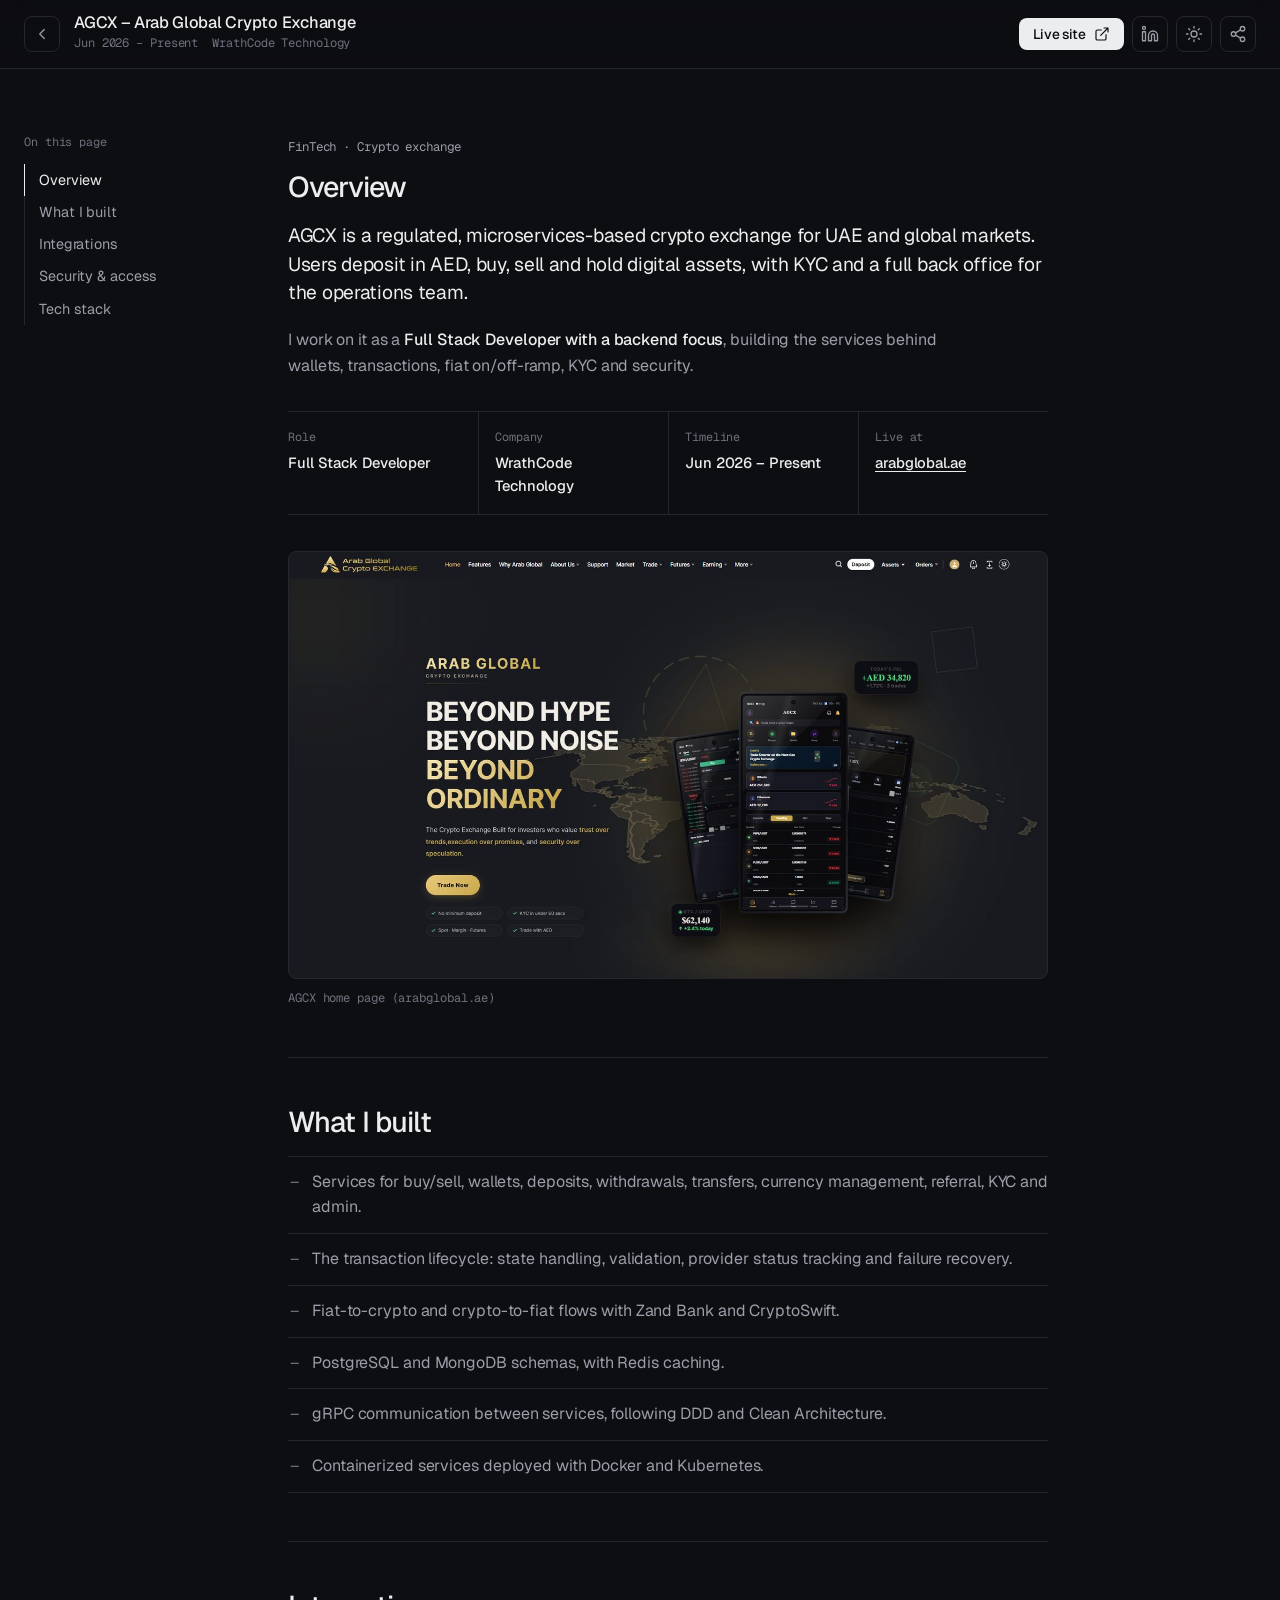
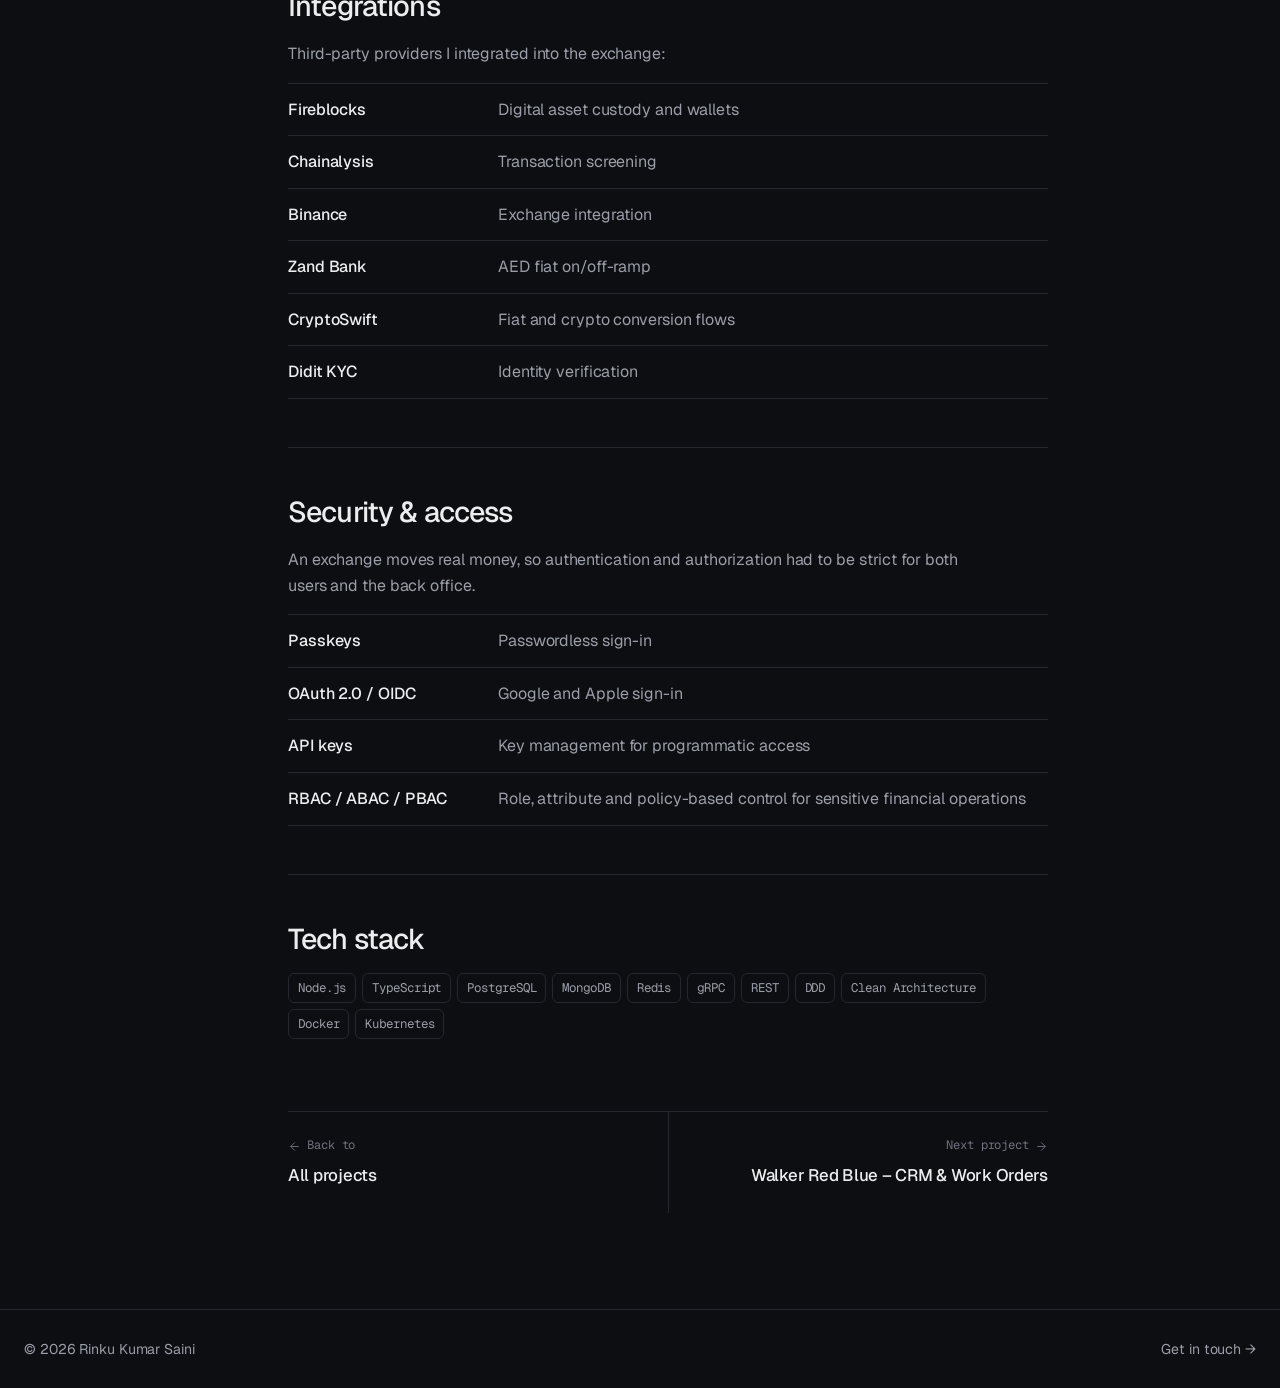
<file: projects/agcx.html>
<!doctype html>
<html lang="en" data-theme="dark">
<head>
  <meta charset="utf-8">
  <meta name="viewport" content="width=device-width, initial-scale=1, viewport-fit=cover">
  <title>AGCX – Arab Global Crypto Exchange | Rinku Kumar Saini</title>
  <meta name="description" content="How Rinku Kumar Saini built the backend for AGCX, a regulated microservices crypto exchange: wallets, transactions, fiat on/off-ramp, KYC, Fireblocks custody and Passkeys auth.">
  <meta name="author" content="Rinku Kumar Saini">
  <link rel="canonical" href="https://rinku-kumar-saini-portfolio.vercel.app/projects/agcx.html">
  <meta name="theme-color" content="#0D0E11">
  <meta property="og:type" content="article">
  <meta property="og:title" content="AGCX – Arab Global Crypto Exchange | Rinku Kumar Saini">
  <meta property="og:description" content="Regulated microservices crypto exchange: wallets, transactions, fiat on/off-ramp, KYC and security.">
  <meta property="og:url" content="https://rinku-kumar-saini-portfolio.vercel.app/projects/agcx.html">
  <meta property="og:image" content="https://rinku-kumar-saini-portfolio.vercel.app/images/agcx.jpg">
  <meta name="twitter:card" content="summary_large_image">

  <link rel="icon" href="data:image/svg+xml,%3Csvg xmlns='http://www.w3.org/2000/svg' viewBox='0 0 64 64'%3E%3Crect width='64' height='64' rx='16' fill='%23070B1A'/%3E%3Ctext x='32' y='42' font-family='Arial' font-weight='800' font-size='26' text-anchor='middle' fill='%235AA2FF'%3ERS%3C/text%3E%3C/svg%3E">
  <link rel="preconnect" href="https://fonts.googleapis.com">
  <link rel="preconnect" href="https://fonts.gstatic.com" crossorigin>
  <link href="https://fonts.googleapis.com/css2?family=Geist:wght@400;500;600&family=Geist+Mono:wght@400;500&family=Instrument+Serif:ital@0;1&display=swap" rel="stylesheet">
  <link rel="stylesheet" href="../css/style.css?v=30">
  <link rel="stylesheet" href="../css/project.css?v=30">
  <script>document.documentElement.classList.add("js");</script>
  <script src="../js/theme.js?v=30"></script>
</head>
<body>
  <svg width="0" height="0" style="position:absolute" aria-hidden="true">
    <defs>
      <symbol id="i-sun" viewBox="0 0 24 24"><circle cx="12" cy="12" r="4"/><path d="M12 2v2M12 20v2M4.93 4.93l1.41 1.41M17.66 17.66l1.41 1.41M2 12h2M20 12h2M6.34 17.66l-1.41 1.41M19.07 4.93l-1.41 1.41"/></symbol>
      <symbol id="i-moon" viewBox="0 0 24 24"><path d="M12 3a6 6 0 0 0 9 9 9 9 0 1 1-9-9Z"/></symbol>
      <symbol id="i-back" viewBox="0 0 24 24"><path d="m15 18-6-6 6-6"/></symbol>
      <symbol id="i-linkedin" viewBox="0 0 24 24"><path d="M16 8a6 6 0 0 1 6 6v7h-4v-7a2 2 0 0 0-4 0v7h-4v-7a6 6 0 0 1 6-6z"/><rect x="2" y="9" width="4" height="12"/><circle cx="4" cy="4" r="2"/></symbol>
      <symbol id="i-share" viewBox="0 0 24 24"><circle cx="18" cy="5" r="3"/><circle cx="6" cy="12" r="3"/><circle cx="18" cy="19" r="3"/><path d="m8.59 13.51 6.83 3.98M15.41 6.51l-6.82 3.98"/></symbol>
      <symbol id="i-external" viewBox="0 0 24 24"><path d="M15 3h6v6M10 14 21 3M18 13v6a2 2 0 0 1-2 2H5a2 2 0 0 1-2-2V8a2 2 0 0 1 2-2h6"/></symbol>
      <symbol id="i-calendar" viewBox="0 0 24 24"><rect x="3" y="4" width="18" height="18" rx="2"/><path d="M16 2v4M8 2v4M3 10h18"/></symbol>
      <symbol id="i-briefcase" viewBox="0 0 24 24"><rect x="2" y="7" width="20" height="14" rx="2"/><path d="M16 21V5a2 2 0 0 0-2-2h-4a2 2 0 0 0-2 2v16"/></symbol>
      <symbol id="i-check" viewBox="0 0 24 24"><circle cx="12" cy="12" r="10"/><path d="m8 12 3 3 5-6"/></symbol>
      <symbol id="i-arrow" viewBox="0 0 24 24"><path d="M5 12h14M12 5l7 7-7 7"/></symbol>
      <symbol id="i-x" viewBox="0 0 24 24"><path d="M18 6 6 18M6 6l12 12"/></symbol>
    </defs>
  </svg>

  <header class="pd-header">
    <div class="container pd-bar">
      <a class="pd-back" href="../index.html#projects" aria-label="Back to all projects"><svg class="ic"><use href="#i-back"/></svg></a>
      <div class="pd-heading">
        <h1>AGCX – Arab Global Crypto Exchange</h1>
        <p><span><svg class="ic"><use href="#i-calendar"/></svg>Jun 2026 – Present</span><span class="pd-loc"><svg class="ic"><use href="#i-briefcase"/></svg>WrathCode Technology</span></p>
      </div>
      <div class="pd-actions">
        <a class="btn btn-primary btn-sm pd-live" href="https://arabglobal.ae" target="_blank" rel="noopener">Live site <svg class="ic"><use href="#i-external"/></svg></a>
        <a class="pd-round li" href="https://www.linkedin.com/sharing/share-offsite/?url=https%3A%2F%2Frinku-kumar-saini-portfolio.vercel.app%2Fprojects%2Fagcx.html" target="_blank" rel="noopener" aria-label="Share on LinkedIn"><svg class="ic"><use href="#i-linkedin"/></svg></a>
        <button class="theme-btn" type="button" aria-label="Switch theme"><svg class="ic i-sun"><use href="#i-sun"/></svg><svg class="ic i-moon"><use href="#i-moon"/></svg></button>
        <button class="pd-round sh" id="share" aria-label="Share this project"><svg class="ic"><use href="#i-share"/></svg></button>
      </div>
    </div>
  </header>

  <div class="container pd-layout">
    <nav class="toc" aria-label="On this page">
      <p>On this page</p>
      <ol>
        <li><a href="#overview" class="active">Overview</a></li>
        <li><a href="#built">What I built</a></li>
        <li><a href="#integrations">Integrations</a></li>
        <li><a href="#security">Security &amp; access</a></li>
        <li><a href="#stack">Tech stack</a></li>
      </ol>
    </nav>

    <main class="pd-main">
      <section class="pd-card reveal" id="overview">
        <p class="eyebrow"><span class="eyebrow-line"></span>FinTech · Crypto exchange</p>
        <h2>Overview</h2>
        <p class="pd-lead">AGCX is a regulated, microservices-based crypto exchange for UAE and global markets. Users deposit in AED, buy, sell and hold digital assets, with KYC and a full back office for the operations team.</p>
        <p>I work on it as a <strong>Full Stack Developer with a backend focus</strong>, building the services behind wallets, transactions, fiat on/off-ramp, KYC and security.</p>
        <ul class="facts">
          <li><span>Role</span><strong>Full Stack Developer</strong></li>
          <li><span>Company</span><strong>WrathCode Technology</strong></li>
          <li><span>Timeline</span><strong>Jun 2026 – Present</strong></li>
          <li><span>Live at</span><strong><a href="https://arabglobal.ae" target="_blank" rel="noopener">arabglobal.ae</a></strong></li>
        </ul>
        <div class="gallery">
          <figure>
            <button class="shot-btn" aria-label="Enlarge screenshot"><img src="../images/agcx.jpg" alt="AGCX crypto exchange home page" loading="lazy"></button>
            <figcaption>AGCX home page (arabglobal.ae)</figcaption>
          </figure>
        </div>
      </section>

      <section class="pd-card reveal" id="built">
        <h2>What I built</h2>
        <ul class="checks">
          <li><svg class="ic"><use href="#i-check"/></svg>Services for buy/sell, wallets, deposits, withdrawals, transfers, currency management, referral, KYC and admin.</li>
          <li><svg class="ic"><use href="#i-check"/></svg>The transaction lifecycle: state handling, validation, provider status tracking and failure recovery.</li>
          <li><svg class="ic"><use href="#i-check"/></svg>Fiat-to-crypto and crypto-to-fiat flows with Zand Bank and CryptoSwift.</li>
          <li><svg class="ic"><use href="#i-check"/></svg>PostgreSQL and MongoDB schemas, with Redis caching.</li>
          <li><svg class="ic"><use href="#i-check"/></svg>gRPC communication between services, following DDD and Clean Architecture.</li>
          <li><svg class="ic"><use href="#i-check"/></svg>Containerized services deployed with Docker and Kubernetes.</li>
        </ul>
      </section>

      <section class="pd-card reveal" id="integrations">
        <h2>Integrations</h2>
        <p>Third-party providers I integrated into the exchange:</p>
        <ul class="tiles">
          <li><strong>Fireblocks</strong><span>Digital asset custody and wallets</span></li>
          <li><strong>Chainalysis</strong><span>Transaction screening</span></li>
          <li><strong>Binance</strong><span>Exchange integration</span></li>
          <li><strong>Zand Bank</strong><span>AED fiat on/off-ramp</span></li>
          <li><strong>CryptoSwift</strong><span>Fiat and crypto conversion flows</span></li>
          <li><strong>Didit KYC</strong><span>Identity verification</span></li>
        </ul>
      </section>

      <section class="pd-card reveal" id="security">
        <h2>Security &amp; access</h2>
        <p>An exchange moves real money, so authentication and authorization had to be strict for both users and the back office.</p>
        <ul class="tiles">
          <li><strong>Passkeys</strong><span>Passwordless sign-in</span></li>
          <li><strong>OAuth 2.0 / OIDC</strong><span>Google and Apple sign-in</span></li>
          <li><strong>API keys</strong><span>Key management for programmatic access</span></li>
          <li><strong>RBAC / ABAC / PBAC</strong><span>Role, attribute and policy-based control for sensitive financial operations</span></li>
        </ul>
      </section>

      <section class="pd-card reveal" id="stack">
        <h2>Tech stack</h2>
        <ul class="tags"><li>Node.js</li><li>TypeScript</li><li>PostgreSQL</li><li>MongoDB</li><li>Redis</li><li>gRPC</li><li>REST</li><li>DDD</li><li>Clean Architecture</li><li>Docker</li><li>Kubernetes</li></ul>
      </section>

      <nav class="pd-nav reveal" aria-label="More projects">
        <a href="../index.html#projects"><span><svg class="ic flip"><use href="#i-arrow"/></svg>Back to</span><strong>All projects</strong></a>
        <a class="next" href="walker.html"><span>Next project<svg class="ic"><use href="#i-arrow"/></svg></span><strong>Walker Red Blue – CRM &amp; Work Orders</strong></a>
      </nav>
    </main>
  </div>

  <footer class="pd-footer">
    <div class="container">
      <p>© <span id="year">2026</span> Rinku Kumar Saini</p>
      <a href="../index.html#contact">Get in touch →</a>
    </div>
  </footer>

  <dialog class="lightbox" id="lightbox" aria-label="Screenshot">
    <button class="m-close" id="lb-close" aria-label="Close"><svg class="ic"><use href="#i-x"/></svg></button>
    <img alt="">
    <p></p>
  </dialog>
  <div class="toast" role="status" aria-live="polite"></div>

  <script src="../js/project.js?v=30" defer></script>
</body>
</html>
</file>
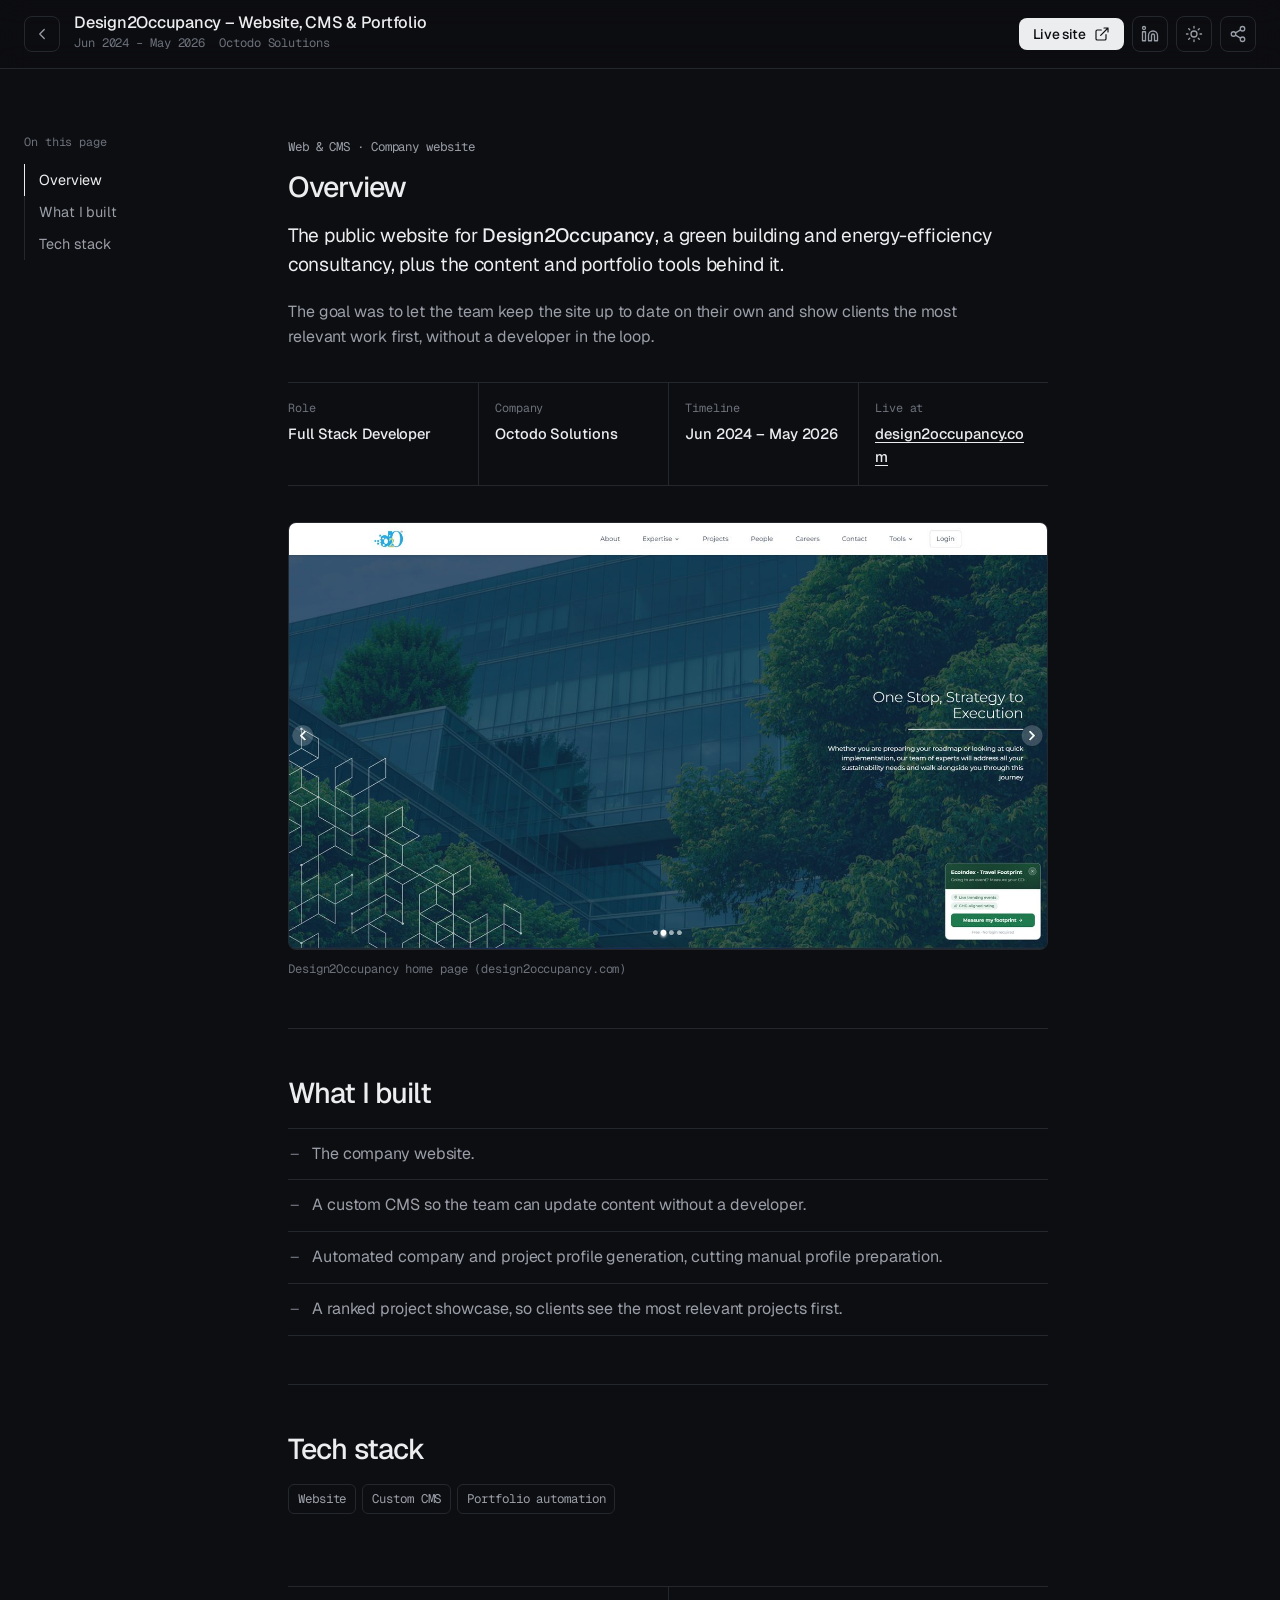
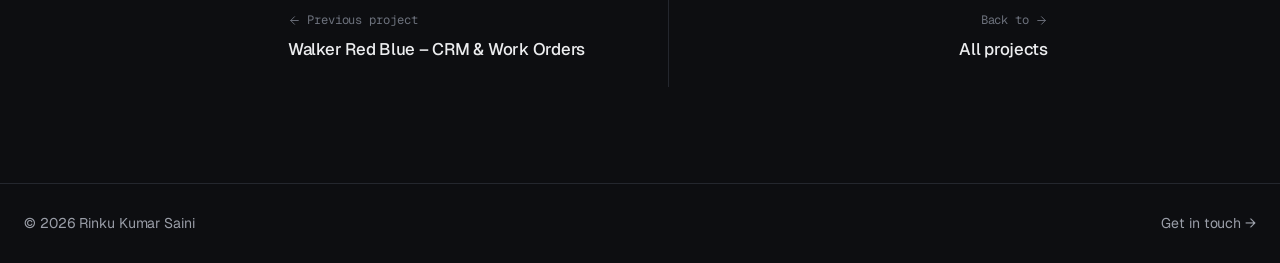
<file: projects/d2o.html>
<!doctype html>
<html lang="en" data-theme="dark">
<head>
  <meta charset="utf-8">
  <meta name="viewport" content="width=device-width, initial-scale=1, viewport-fit=cover">
  <title>Design2Occupancy – Website, CMS &amp; Portfolio | Rinku Kumar Saini</title>
  <meta name="description" content="How Rinku Kumar Saini built the Design2Occupancy website, a custom CMS, automated company and project profiles, and a ranked project showcase.">
  <meta name="author" content="Rinku Kumar Saini">
  <link rel="canonical" href="https://rinku-kumar-saini-portfolio.vercel.app/projects/d2o.html">
  <meta name="theme-color" content="#0D0E11">
  <meta property="og:type" content="article">
  <meta property="og:title" content="Design2Occupancy – Website, CMS &amp; Portfolio | Rinku Kumar Saini">
  <meta property="og:description" content="Company website, custom CMS and automated project portfolio for a green building consultancy.">
  <meta property="og:url" content="https://rinku-kumar-saini-portfolio.vercel.app/projects/d2o.html">
  <meta property="og:image" content="https://rinku-kumar-saini-portfolio.vercel.app/images/d2o.jpg">
  <meta name="twitter:card" content="summary_large_image">

  <link rel="icon" href="data:image/svg+xml,%3Csvg xmlns='http://www.w3.org/2000/svg' viewBox='0 0 64 64'%3E%3Crect width='64' height='64' rx='16' fill='%23070B1A'/%3E%3Ctext x='32' y='42' font-family='Arial' font-weight='800' font-size='26' text-anchor='middle' fill='%235AA2FF'%3ERS%3C/text%3E%3C/svg%3E">
  <link rel="preconnect" href="https://fonts.googleapis.com">
  <link rel="preconnect" href="https://fonts.gstatic.com" crossorigin>
  <link href="https://fonts.googleapis.com/css2?family=Geist:wght@400;500;600&family=Geist+Mono:wght@400;500&family=Instrument+Serif:ital@0;1&display=swap" rel="stylesheet">
  <link rel="stylesheet" href="../css/style.css?v=30">
  <link rel="stylesheet" href="../css/project.css?v=30">
  <script>document.documentElement.classList.add("js");</script>
  <script src="../js/theme.js?v=30"></script>
</head>
<body>
  <svg width="0" height="0" style="position:absolute" aria-hidden="true">
    <defs>
      <symbol id="i-sun" viewBox="0 0 24 24"><circle cx="12" cy="12" r="4"/><path d="M12 2v2M12 20v2M4.93 4.93l1.41 1.41M17.66 17.66l1.41 1.41M2 12h2M20 12h2M6.34 17.66l-1.41 1.41M19.07 4.93l-1.41 1.41"/></symbol>
      <symbol id="i-moon" viewBox="0 0 24 24"><path d="M12 3a6 6 0 0 0 9 9 9 9 0 1 1-9-9Z"/></symbol>
      <symbol id="i-back" viewBox="0 0 24 24"><path d="m15 18-6-6 6-6"/></symbol>
      <symbol id="i-linkedin" viewBox="0 0 24 24"><path d="M16 8a6 6 0 0 1 6 6v7h-4v-7a2 2 0 0 0-4 0v7h-4v-7a6 6 0 0 1 6-6z"/><rect x="2" y="9" width="4" height="12"/><circle cx="4" cy="4" r="2"/></symbol>
      <symbol id="i-share" viewBox="0 0 24 24"><circle cx="18" cy="5" r="3"/><circle cx="6" cy="12" r="3"/><circle cx="18" cy="19" r="3"/><path d="m8.59 13.51 6.83 3.98M15.41 6.51l-6.82 3.98"/></symbol>
      <symbol id="i-external" viewBox="0 0 24 24"><path d="M15 3h6v6M10 14 21 3M18 13v6a2 2 0 0 1-2 2H5a2 2 0 0 1-2-2V8a2 2 0 0 1 2-2h6"/></symbol>
      <symbol id="i-calendar" viewBox="0 0 24 24"><rect x="3" y="4" width="18" height="18" rx="2"/><path d="M16 2v4M8 2v4M3 10h18"/></symbol>
      <symbol id="i-briefcase" viewBox="0 0 24 24"><rect x="2" y="7" width="20" height="14" rx="2"/><path d="M16 21V5a2 2 0 0 0-2-2h-4a2 2 0 0 0-2 2v16"/></symbol>
      <symbol id="i-check" viewBox="0 0 24 24"><circle cx="12" cy="12" r="10"/><path d="m8 12 3 3 5-6"/></symbol>
      <symbol id="i-arrow" viewBox="0 0 24 24"><path d="M5 12h14M12 5l7 7-7 7"/></symbol>
      <symbol id="i-x" viewBox="0 0 24 24"><path d="M18 6 6 18M6 6l12 12"/></symbol>
    </defs>
  </svg>

  <header class="pd-header">
    <div class="container pd-bar">
      <a class="pd-back" href="../index.html#projects" aria-label="Back to all projects"><svg class="ic"><use href="#i-back"/></svg></a>
      <div class="pd-heading">
        <h1>Design2Occupancy – Website, CMS &amp; Portfolio</h1>
        <p><span><svg class="ic"><use href="#i-calendar"/></svg>Jun 2024 – May 2026</span><span class="pd-loc"><svg class="ic"><use href="#i-briefcase"/></svg>Octodo Solutions</span></p>
      </div>
      <div class="pd-actions">
        <a class="btn btn-primary btn-sm pd-live" href="https://www.design2occupancy.com" target="_blank" rel="noopener">Live site <svg class="ic"><use href="#i-external"/></svg></a>
        <a class="pd-round li" href="https://www.linkedin.com/sharing/share-offsite/?url=https%3A%2F%2Frinku-kumar-saini-portfolio.vercel.app%2Fprojects%2Fd2o.html" target="_blank" rel="noopener" aria-label="Share on LinkedIn"><svg class="ic"><use href="#i-linkedin"/></svg></a>
        <button class="theme-btn" type="button" aria-label="Switch theme"><svg class="ic i-sun"><use href="#i-sun"/></svg><svg class="ic i-moon"><use href="#i-moon"/></svg></button>
        <button class="pd-round sh" id="share" aria-label="Share this project"><svg class="ic"><use href="#i-share"/></svg></button>
      </div>
    </div>
  </header>

  <div class="container pd-layout">
    <nav class="toc" aria-label="On this page">
      <p>On this page</p>
      <ol>
        <li><a href="#overview" class="active">Overview</a></li>
        <li><a href="#built">What I built</a></li>
        <li><a href="#stack">Tech stack</a></li>
      </ol>
    </nav>

    <main class="pd-main">
      <section class="pd-card reveal" id="overview">
        <p class="eyebrow"><span class="eyebrow-line"></span>Web &amp; CMS · Company website</p>
        <h2>Overview</h2>
        <p class="pd-lead">The public website for <strong>Design2Occupancy</strong>, a green building and energy-efficiency consultancy, plus the content and portfolio tools behind it.</p>
        <p>The goal was to let the team keep the site up to date on their own and show clients the most relevant work first, without a developer in the loop.</p>
        <ul class="facts">
          <li><span>Role</span><strong>Full Stack Developer</strong></li>
          <li><span>Company</span><strong>Octodo Solutions</strong></li>
          <li><span>Timeline</span><strong>Jun 2024 – May 2026</strong></li>
          <li><span>Live at</span><strong><a href="https://www.design2occupancy.com" target="_blank" rel="noopener">design2occupancy.com</a></strong></li>
        </ul>
        <div class="gallery">
          <figure>
            <button class="shot-btn" aria-label="Enlarge screenshot"><img src="../images/d2o.jpg" alt="Design2Occupancy website home page" loading="lazy"></button>
            <figcaption>Design2Occupancy home page (design2occupancy.com)</figcaption>
          </figure>
        </div>
      </section>

      <section class="pd-card reveal" id="built">
        <h2>What I built</h2>
        <ul class="checks">
          <li><svg class="ic"><use href="#i-check"/></svg>The company website.</li>
          <li><svg class="ic"><use href="#i-check"/></svg>A custom CMS so the team can update content without a developer.</li>
          <li><svg class="ic"><use href="#i-check"/></svg>Automated company and project profile generation, cutting manual profile preparation.</li>
          <li><svg class="ic"><use href="#i-check"/></svg>A ranked project showcase, so clients see the most relevant projects first.</li>
        </ul>
      </section>

      <section class="pd-card reveal" id="stack">
        <h2>Tech stack</h2>
        <ul class="tags"><li>Website</li><li>Custom CMS</li><li>Portfolio automation</li></ul>
      </section>

      <nav class="pd-nav reveal" aria-label="More projects">
        <a href="walker.html"><span><svg class="ic flip"><use href="#i-arrow"/></svg>Previous project</span><strong>Walker Red Blue – CRM &amp; Work Orders</strong></a>
        <a class="next" href="../index.html#projects"><span>Back to<svg class="ic"><use href="#i-arrow"/></svg></span><strong>All projects</strong></a>
      </nav>
    </main>
  </div>

  <footer class="pd-footer">
    <div class="container">
      <p>© <span id="year">2026</span> Rinku Kumar Saini</p>
      <a href="../index.html#contact">Get in touch →</a>
    </div>
  </footer>

  <dialog class="lightbox" id="lightbox" aria-label="Screenshot">
    <button class="m-close" id="lb-close" aria-label="Close"><svg class="ic"><use href="#i-x"/></svg></button>
    <img alt="">
    <p></p>
  </dialog>
  <div class="toast" role="status" aria-live="polite"></div>

  <script src="../js/project.js?v=30" defer></script>
</body>
</html>
</file>
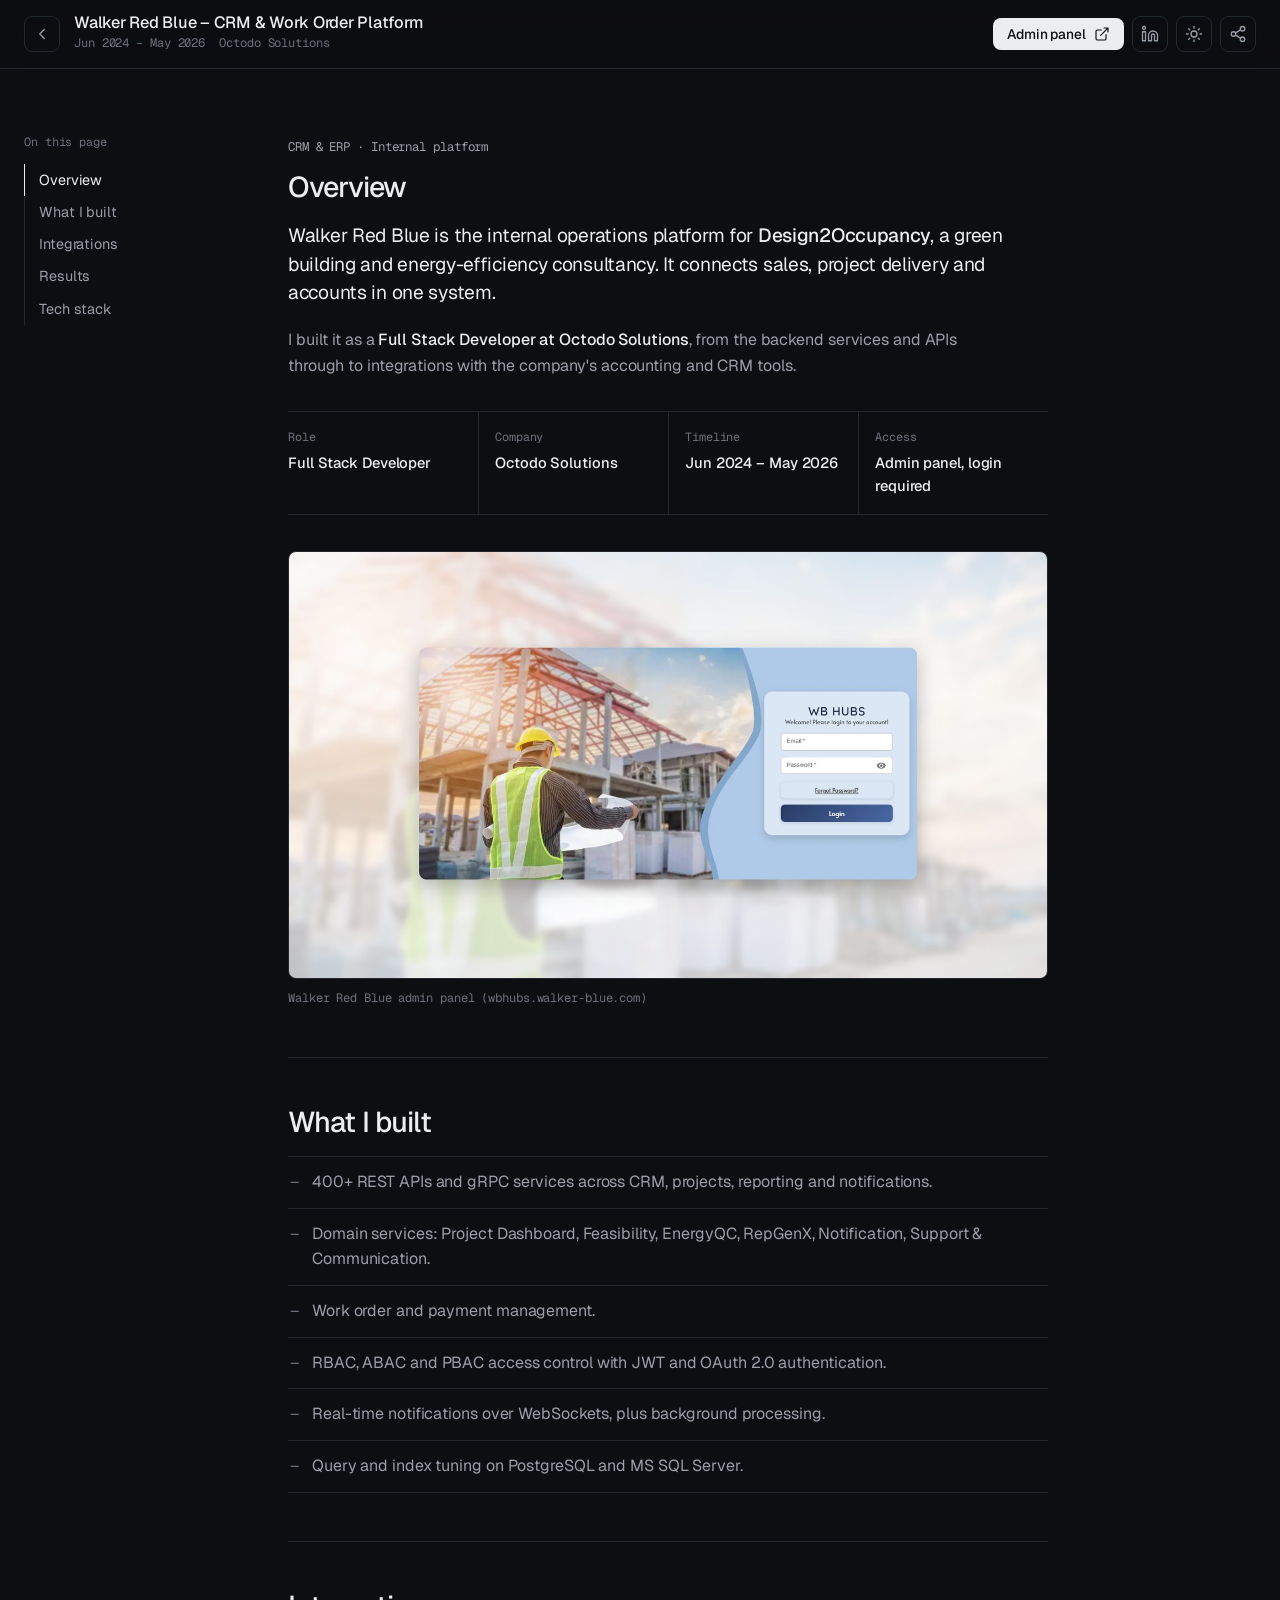
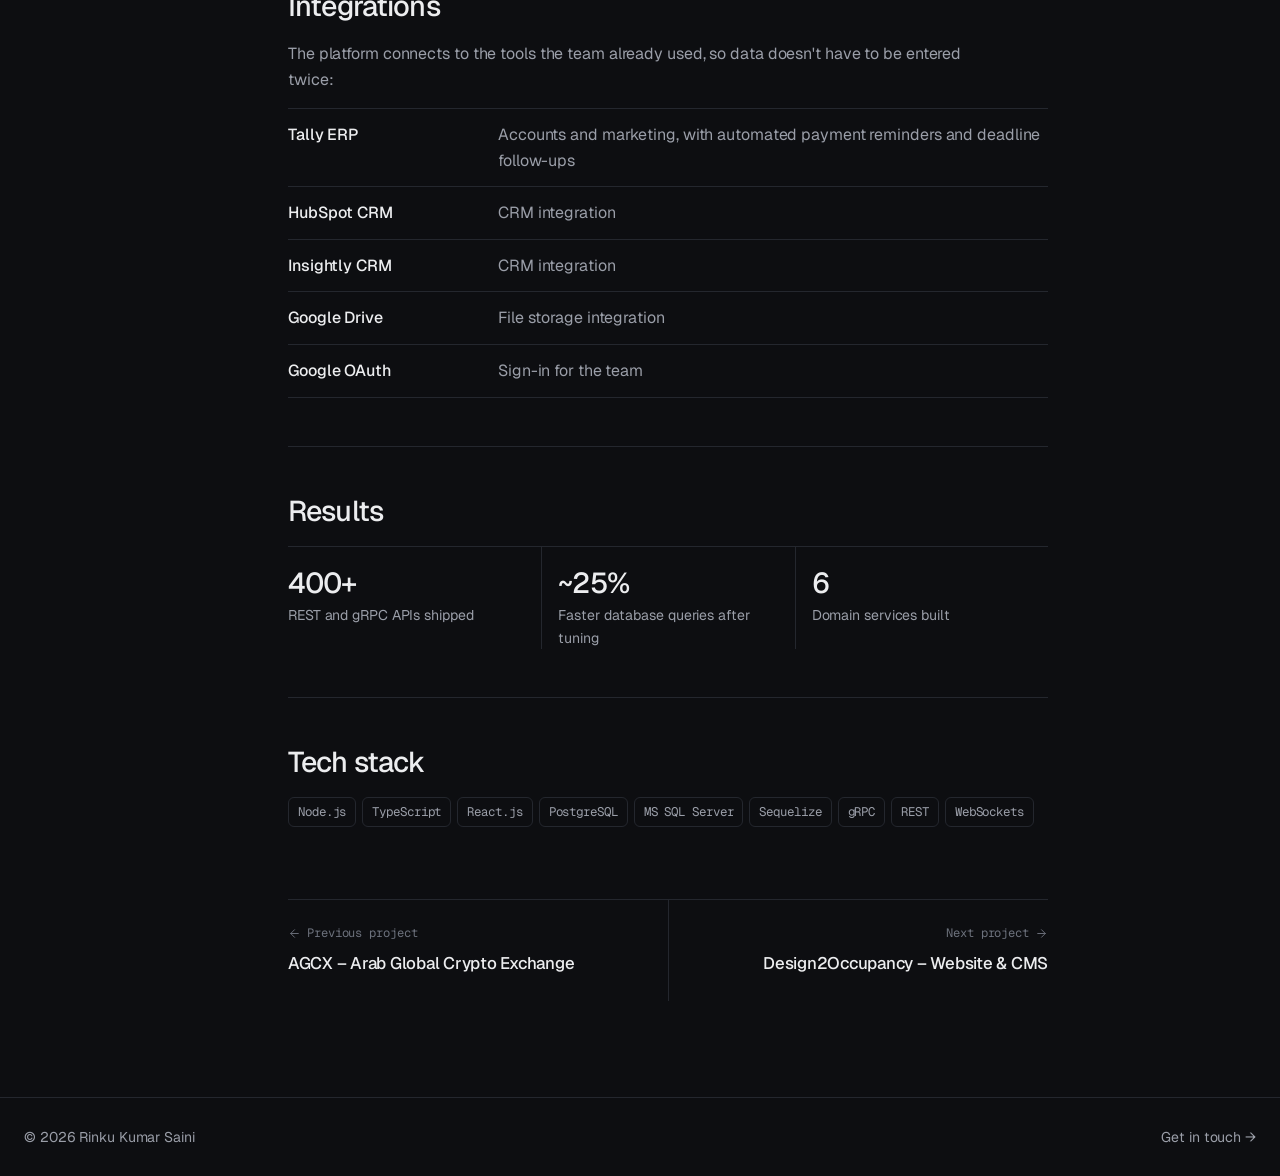
<file: projects/walker.html>
<!doctype html>
<html lang="en" data-theme="dark">
<head>
  <meta charset="utf-8">
  <meta name="viewport" content="width=device-width, initial-scale=1, viewport-fit=cover">
  <title>Walker Red Blue – CRM &amp; Work Order Platform | Rinku Kumar Saini</title>
  <meta name="description" content="How Rinku Kumar Saini built Walker Red Blue, the CRM, work order and payment platform for Design2Occupancy: 400+ REST and gRPC APIs, Tally ERP integration and real-time notifications.">
  <meta name="author" content="Rinku Kumar Saini">
  <link rel="canonical" href="https://rinku-kumar-saini-portfolio.vercel.app/projects/walker.html">
  <meta name="theme-color" content="#0D0E11">
  <meta property="og:type" content="article">
  <meta property="og:title" content="Walker Red Blue – CRM &amp; Work Order Platform | Rinku Kumar Saini">
  <meta property="og:description" content="CRM, work order and payment platform with 400+ REST and gRPC APIs and Tally ERP integration.">
  <meta property="og:url" content="https://rinku-kumar-saini-portfolio.vercel.app/projects/walker.html">
  <meta property="og:image" content="https://rinku-kumar-saini-portfolio.vercel.app/images/walker.jpg">
  <meta name="twitter:card" content="summary_large_image">

  <link rel="icon" href="data:image/svg+xml,%3Csvg xmlns='http://www.w3.org/2000/svg' viewBox='0 0 64 64'%3E%3Crect width='64' height='64' rx='16' fill='%23070B1A'/%3E%3Ctext x='32' y='42' font-family='Arial' font-weight='800' font-size='26' text-anchor='middle' fill='%235AA2FF'%3ERS%3C/text%3E%3C/svg%3E">
  <link rel="preconnect" href="https://fonts.googleapis.com">
  <link rel="preconnect" href="https://fonts.gstatic.com" crossorigin>
  <link href="https://fonts.googleapis.com/css2?family=Geist:wght@400;500;600&family=Geist+Mono:wght@400;500&family=Instrument+Serif:ital@0;1&display=swap" rel="stylesheet">
  <link rel="stylesheet" href="../css/style.css?v=30">
  <link rel="stylesheet" href="../css/project.css?v=30">
  <script>document.documentElement.classList.add("js");</script>
  <script src="../js/theme.js?v=30"></script>
</head>
<body>
  <svg width="0" height="0" style="position:absolute" aria-hidden="true">
    <defs>
      <symbol id="i-sun" viewBox="0 0 24 24"><circle cx="12" cy="12" r="4"/><path d="M12 2v2M12 20v2M4.93 4.93l1.41 1.41M17.66 17.66l1.41 1.41M2 12h2M20 12h2M6.34 17.66l-1.41 1.41M19.07 4.93l-1.41 1.41"/></symbol>
      <symbol id="i-moon" viewBox="0 0 24 24"><path d="M12 3a6 6 0 0 0 9 9 9 9 0 1 1-9-9Z"/></symbol>
      <symbol id="i-back" viewBox="0 0 24 24"><path d="m15 18-6-6 6-6"/></symbol>
      <symbol id="i-linkedin" viewBox="0 0 24 24"><path d="M16 8a6 6 0 0 1 6 6v7h-4v-7a2 2 0 0 0-4 0v7h-4v-7a6 6 0 0 1 6-6z"/><rect x="2" y="9" width="4" height="12"/><circle cx="4" cy="4" r="2"/></symbol>
      <symbol id="i-share" viewBox="0 0 24 24"><circle cx="18" cy="5" r="3"/><circle cx="6" cy="12" r="3"/><circle cx="18" cy="19" r="3"/><path d="m8.59 13.51 6.83 3.98M15.41 6.51l-6.82 3.98"/></symbol>
      <symbol id="i-external" viewBox="0 0 24 24"><path d="M15 3h6v6M10 14 21 3M18 13v6a2 2 0 0 1-2 2H5a2 2 0 0 1-2-2V8a2 2 0 0 1 2-2h6"/></symbol>
      <symbol id="i-calendar" viewBox="0 0 24 24"><rect x="3" y="4" width="18" height="18" rx="2"/><path d="M16 2v4M8 2v4M3 10h18"/></symbol>
      <symbol id="i-briefcase" viewBox="0 0 24 24"><rect x="2" y="7" width="20" height="14" rx="2"/><path d="M16 21V5a2 2 0 0 0-2-2h-4a2 2 0 0 0-2 2v16"/></symbol>
      <symbol id="i-check" viewBox="0 0 24 24"><circle cx="12" cy="12" r="10"/><path d="m8 12 3 3 5-6"/></symbol>
      <symbol id="i-arrow" viewBox="0 0 24 24"><path d="M5 12h14M12 5l7 7-7 7"/></symbol>
      <symbol id="i-x" viewBox="0 0 24 24"><path d="M18 6 6 18M6 6l12 12"/></symbol>
    </defs>
  </svg>

  <header class="pd-header">
    <div class="container pd-bar">
      <a class="pd-back" href="../index.html#projects" aria-label="Back to all projects"><svg class="ic"><use href="#i-back"/></svg></a>
      <div class="pd-heading">
        <h1>Walker Red Blue – CRM &amp; Work Order Platform</h1>
        <p><span><svg class="ic"><use href="#i-calendar"/></svg>Jun 2024 – May 2026</span><span class="pd-loc"><svg class="ic"><use href="#i-briefcase"/></svg>Octodo Solutions</span></p>
      </div>
      <div class="pd-actions">
        <a class="btn btn-primary btn-sm pd-live" href="https://wbhubs.walker-blue.com" target="_blank" rel="noopener">Admin panel <svg class="ic"><use href="#i-external"/></svg></a>
        <a class="pd-round li" href="https://www.linkedin.com/sharing/share-offsite/?url=https%3A%2F%2Frinku-kumar-saini-portfolio.vercel.app%2Fprojects%2Fwalker.html" target="_blank" rel="noopener" aria-label="Share on LinkedIn"><svg class="ic"><use href="#i-linkedin"/></svg></a>
        <button class="theme-btn" type="button" aria-label="Switch theme"><svg class="ic i-sun"><use href="#i-sun"/></svg><svg class="ic i-moon"><use href="#i-moon"/></svg></button>
        <button class="pd-round sh" id="share" aria-label="Share this project"><svg class="ic"><use href="#i-share"/></svg></button>
      </div>
    </div>
  </header>

  <div class="container pd-layout">
    <nav class="toc" aria-label="On this page">
      <p>On this page</p>
      <ol>
        <li><a href="#overview" class="active">Overview</a></li>
        <li><a href="#built">What I built</a></li>
        <li><a href="#integrations">Integrations</a></li>
        <li><a href="#results">Results</a></li>
        <li><a href="#stack">Tech stack</a></li>
      </ol>
    </nav>

    <main class="pd-main">
      <section class="pd-card reveal" id="overview">
        <p class="eyebrow"><span class="eyebrow-line"></span>CRM &amp; ERP · Internal platform</p>
        <h2>Overview</h2>
        <p class="pd-lead">Walker Red Blue is the internal operations platform for <strong>Design2Occupancy</strong>, a green building and energy-efficiency consultancy. It connects sales, project delivery and accounts in one system.</p>
        <p>I built it as a <strong>Full Stack Developer at Octodo Solutions</strong>, from the backend services and APIs through to integrations with the company's accounting and CRM tools.</p>
        <ul class="facts">
          <li><span>Role</span><strong>Full Stack Developer</strong></li>
          <li><span>Company</span><strong>Octodo Solutions</strong></li>
          <li><span>Timeline</span><strong>Jun 2024 – May 2026</strong></li>
          <li><span>Access</span><strong>Admin panel, login required</strong></li>
        </ul>
        <div class="gallery">
          <figure>
            <button class="shot-btn" aria-label="Enlarge screenshot"><img src="../images/walker.jpg" alt="Walker Red Blue admin panel sign-in page" loading="lazy"></button>
            <figcaption>Walker Red Blue admin panel (wbhubs.walker-blue.com)</figcaption>
          </figure>
        </div>
      </section>

      <section class="pd-card reveal" id="built">
        <h2>What I built</h2>
        <ul class="checks">
          <li><svg class="ic"><use href="#i-check"/></svg>400+ REST APIs and gRPC services across CRM, projects, reporting and notifications.</li>
          <li><svg class="ic"><use href="#i-check"/></svg>Domain services: Project Dashboard, Feasibility, EnergyQC, RepGenX, Notification, Support &amp; Communication.</li>
          <li><svg class="ic"><use href="#i-check"/></svg>Work order and payment management.</li>
          <li><svg class="ic"><use href="#i-check"/></svg>RBAC, ABAC and PBAC access control with JWT and OAuth 2.0 authentication.</li>
          <li><svg class="ic"><use href="#i-check"/></svg>Real-time notifications over WebSockets, plus background processing.</li>
          <li><svg class="ic"><use href="#i-check"/></svg>Query and index tuning on PostgreSQL and MS SQL Server.</li>
        </ul>
      </section>

      <section class="pd-card reveal" id="integrations">
        <h2>Integrations</h2>
        <p>The platform connects to the tools the team already used, so data doesn't have to be entered twice:</p>
        <ul class="tiles">
          <li><strong>Tally ERP</strong><span>Accounts and marketing, with automated payment reminders and deadline follow-ups</span></li>
          <li><strong>HubSpot CRM</strong><span>CRM integration</span></li>
          <li><strong>Insightly CRM</strong><span>CRM integration</span></li>
          <li><strong>Google Drive</strong><span>File storage integration</span></li>
          <li><strong>Google OAuth</strong><span>Sign-in for the team</span></li>
        </ul>
      </section>

      <section class="pd-card reveal" id="results">
        <h2>Results</h2>
        <ul class="metrics">
          <li><strong class="grad">400+</strong><span>REST and gRPC APIs shipped</span></li>
          <li><strong class="grad">~25%</strong><span>Faster database queries after tuning</span></li>
          <li><strong class="grad">6</strong><span>Domain services built</span></li>
        </ul>
      </section>

      <section class="pd-card reveal" id="stack">
        <h2>Tech stack</h2>
        <ul class="tags"><li>Node.js</li><li>TypeScript</li><li>React.js</li><li>PostgreSQL</li><li>MS SQL Server</li><li>Sequelize</li><li>gRPC</li><li>REST</li><li>WebSockets</li></ul>
      </section>

      <nav class="pd-nav reveal" aria-label="More projects">
        <a href="agcx.html"><span><svg class="ic flip"><use href="#i-arrow"/></svg>Previous project</span><strong>AGCX – Arab Global Crypto Exchange</strong></a>
        <a class="next" href="d2o.html"><span>Next project<svg class="ic"><use href="#i-arrow"/></svg></span><strong>Design2Occupancy – Website &amp; CMS</strong></a>
      </nav>
    </main>
  </div>

  <footer class="pd-footer">
    <div class="container">
      <p>© <span id="year">2026</span> Rinku Kumar Saini</p>
      <a href="../index.html#contact">Get in touch →</a>
    </div>
  </footer>

  <dialog class="lightbox" id="lightbox" aria-label="Screenshot">
    <button class="m-close" id="lb-close" aria-label="Close"><svg class="ic"><use href="#i-x"/></svg></button>
    <img alt="">
    <p></p>
  </dialog>
  <div class="toast" role="status" aria-live="polite"></div>

  <script src="../js/project.js?v=30" defer></script>
</body>
</html>
</file>
<file: css/style.css>
/* Rinku Kumar Saini - portfolio. dark by default, light via [data-theme="light"] */
:root {
  /* colours (dark) */
  --bg: #0D0E11;
  --bg-2: #111317;
  --surface: #15171C;
  --surface-2: #1B1E24;
  --line: #24272E;
  --line-strong: #353943;
  --text: #ECEDEF;
  --text-strong: #FFFFFF;
  --muted: #9A9EA8;
  --faint: #6C717C;
  --accent: #8FB0FF;
  --accent-2: var(--accent);
  --accent-glow: rgba(143, 176, 255, 0.18);
  --ok: #4ADE80;
  --placeholder: #5D626C;
  --header-bg: rgba(13, 14, 17, 0.78);
  --menu-bg: rgba(13, 14, 17, 0.97);
  --shadow: rgba(0, 0, 0, 0.45);
  --grid-line: rgba(255, 255, 255, 0.045);
  --grid-hi: rgba(143, 176, 255, 0.35);
  --dot: rgba(255, 255, 255, 0.09);
  --glow-a: rgba(91, 132, 255, 0.16);
  --glow-b: rgba(212, 165, 72, 0.13);
  --gold: #E3B34C;
  --gold-2: #F6D88A;
  --gold-deep: #B8862B;
  --gold-glow: rgba(227, 179, 76, 0.14);
  --gold-line: rgba(227, 179, 76, 0.42);
  --btn-hover: #FFFFFF;

  /* used by the project pages */
  --card-bg: var(--surface);
  --glass: var(--surface);
  --soft: rgba(255, 255, 255, 0.025);

  /* type */
  --font: "Geist", "Segoe UI", system-ui, -apple-system, Arial, sans-serif;
  --mono: "Geist Mono", ui-monospace, "SFMono-Regular", Consolas, monospace;
  --serif: "Instrument Serif", Georgia, "Times New Roman", serif;

  /* shape + layout */
  --radius: 8px;
  --radius-sm: 6px;
  --container: 1280px;
  --header-h: 64px;
  --ease: cubic-bezier(.2, .7, .2, 1);
  color-scheme: dark;
}

:root[data-theme="light"] {
  --bg: #FAFAF8;
  --bg-2: #F4F4F1;
  --surface: #FFFFFF;
  --surface-2: #F3F3EF;
  --line: #E6E4DE;
  --line-strong: #D3D0C8;
  --text: #17181B;
  --text-strong: #000000;
  --muted: #5E626A;
  --faint: #8B8F97;
  --accent: #2448D8;
  --accent-glow: rgba(36, 72, 216, 0.14);
  --ok: #15803D;
  --placeholder: #A3A6AD;
  --header-bg: rgba(250, 250, 248, 0.82);
  --menu-bg: rgba(250, 250, 248, 0.98);
  --shadow: rgba(23, 24, 27, 0.08);
  --grid-line: rgba(23, 24, 27, 0.055);
  --grid-hi: rgba(36, 72, 216, 0.28);
  --dot: rgba(23, 24, 27, 0.12);
  --glow-a: rgba(36, 72, 216, 0.10);
  --glow-b: rgba(196, 146, 42, 0.12);
  --gold: #B8862B;
  --gold-2: #E0B455;
  --gold-deep: #8F6514;
  --gold-glow: rgba(196, 146, 42, 0.12);
  --gold-line: rgba(184, 134, 43, 0.38);
  --btn-hover: #33353B;
  --soft: rgba(23, 24, 27, 0.025);
  color-scheme: light;
}

/* base */
*, *::before, *::after { box-sizing: border-box; }
html { scroll-behavior: smooth; scroll-padding-top: calc(var(--header-h) + 16px); -webkit-text-size-adjust: 100%; }
body {
  margin: 0; background: var(--bg); color: var(--text);
  font-family: var(--font); font-size: 16px; line-height: 1.6; letter-spacing: -0.006em;
  -webkit-font-smoothing: antialiased; -moz-osx-font-smoothing: grayscale;
  overflow-x: hidden;
}
::selection { background: var(--accent); color: var(--bg); }
img { max-width: 100%; display: block; }
a { color: inherit; text-decoration: none; }
p { margin: 0 0 1em; }
h1, h2, h3 { margin: 0; font-weight: 500; line-height: 1.15; letter-spacing: -0.025em; text-wrap: balance; }
ul, ol, dl, dd { margin: 0; padding: 0; list-style: none; }
button { font: inherit; color: inherit; }
:focus-visible { outline: 2px solid var(--accent); outline-offset: 3px; border-radius: 4px; }

.container { width: 100%; max-width: var(--container); margin-inline: auto; padding-inline: 24px; }
.ic { width: 18px; height: 18px; fill: none; stroke: currentColor; stroke-width: 1.75; stroke-linecap: round; stroke-linejoin: round; flex: none; }
.muted { color: var(--muted); }

.skip { position: absolute; left: -999px; top: 10px; z-index: 100; background: var(--text); color: var(--bg); padding: 8px 14px; border-radius: 8px; }
.skip:focus { left: 12px; }

/* theme.js adds this for a moment so the switch fades instead of snapping */
html.theme-anim, html.theme-anim *, html.theme-anim *::before, html.theme-anim *::after {
  transition: background-color .3s ease, border-color .3s ease, color .3s ease, fill .3s ease !important;
}

/* buttons + links */
.btn {
  display: inline-flex; align-items: center; justify-content: center; gap: 8px;
  padding: 11px 18px; border-radius: var(--radius-sm); font-weight: 500; font-size: 0.94rem; line-height: 1.2;
  border: 1px solid transparent; cursor: pointer; transition: background .2s, border-color .2s, color .2s, transform .2s;
}
.btn .ic { width: 16px; height: 16px; transition: transform .25s var(--ease); }
.btn:hover .ic { transform: translateX(3px); }
.btn:active { transform: translateY(1px); }
.btn-primary { background: var(--text); color: var(--bg); }
.btn-primary:hover { background: var(--btn-hover); }
.btn-outline { border-color: var(--line-strong); color: var(--text); background: transparent; }
.btn-outline:hover { border-color: var(--text); }
.btn-ghost { border-color: var(--line); color: var(--muted); background: transparent; }
.btn-ghost:hover { color: var(--text); border-color: var(--line-strong); }
.btn-sm { padding: 7px 13px; font-size: 0.86rem; border-radius: 8px; }
.btn-block { width: 100%; }

/* text links with the little arrow */
.link-arrow, .link-plain {
  display: inline-flex; align-items: baseline; gap: 6px; font-weight: 500;
  background: linear-gradient(currentColor, currentColor) no-repeat 0 100% / 100% 1px;
  padding-bottom: 2px; transition: color .2s, background-size .3s var(--ease);
}
.link-arrow span, .link-plain span { display: inline-block; transition: transform .25s var(--ease); }
.link-arrow:hover { color: var(--accent); }
.link-arrow:hover span { transform: translateX(3px); }
.link-plain { color: var(--muted); background-size: 0 1px; }
.link-plain:hover { color: var(--text); background-size: 100% 1px; }
.link-plain:hover span { transform: translate(2px, -2px); }

/* header */
.header {
  position: fixed; inset: 0 0 auto 0; z-index: 50;
  padding-top: env(safe-area-inset-top, 0px);
  background: transparent; border-bottom: 1px solid transparent;
  transition: background .3s, border-color .3s;
}
.header.scrolled { background: var(--header-bg); backdrop-filter: saturate(1.4) blur(14px); -webkit-backdrop-filter: saturate(1.4) blur(14px); border-bottom-color: var(--line); }
.nav { height: var(--header-h); display: flex; align-items: center; gap: 20px; }
.logo { display: flex; align-items: center; gap: 10px; margin-right: auto; font-weight: 500; font-size: 0.98rem; letter-spacing: -0.01em; }
.logo-mark {
  display: grid; place-items: center; height: 26px; padding: 0 7px; border-radius: 6px;
  font-family: var(--mono); font-size: 0.76rem; font-weight: 500; letter-spacing: 0;
  color: var(--bg); background: var(--text);
}
.nav-links { display: flex; gap: 2px; }
.nav-links a { display: block; padding: 6px 12px; border-radius: 8px; font-size: 0.92rem; color: var(--muted); transition: color .2s, background .2s; }
.nav-links a:hover { color: var(--text); }
.nav-links a.active { color: var(--text); background: var(--surface-2); }
.menu-btn { display: none; background: none; border: 1px solid var(--line); border-radius: 8px; width: 38px; height: 38px; place-items: center; cursor: pointer; }
.menu-btn .ic { width: 20px; height: 20px; }

/* theme toggle */
.theme-btn {
  position: relative; width: 36px; height: 36px; flex: none; border-radius: 8px; display: grid; place-items: center; cursor: pointer;
  border: 1px solid var(--line); background: transparent; color: var(--muted); overflow: hidden; transition: color .2s, border-color .2s;
}
.theme-btn:hover { color: var(--text); border-color: var(--line-strong); }
.theme-btn .ic { position: absolute; width: 18px; height: 18px; transition: transform .45s var(--ease), opacity .25s; }
.theme-btn .i-moon { transform: rotate(-90deg) scale(.5); opacity: 0; }
:root[data-theme="light"] .theme-btn .i-sun { transform: rotate(90deg) scale(.5); opacity: 0; }
:root[data-theme="light"] .theme-btn .i-moon { transform: none; opacity: 1; }

/* share menu */
.share { position: relative; }
.icon-btn {
  width: 36px; height: 36px; flex: none; border-radius: 8px; display: grid; place-items: center; cursor: pointer;
  border: 1px solid var(--line); background: transparent; color: var(--muted); transition: color .2s, border-color .2s;
}
.icon-btn:hover, .icon-btn[aria-expanded="true"] { color: var(--text); border-color: var(--line-strong); }
.share-menu {
  position: absolute; top: calc(100% + 8px); right: 0; z-index: 60; min-width: 220px; padding: 6px;
  background: var(--surface); border: 1px solid var(--line); border-radius: var(--radius);
  box-shadow: 0 18px 40px -16px var(--shadow); animation: pop .18s var(--ease);
}
.share-menu[hidden] { display: none; }
.share-title { margin: 4px 10px 6px; font-family: var(--mono); font-size: 0.74rem; color: var(--faint); }
.share-menu a, .share-menu button {
  display: flex; width: 100%; align-items: center; justify-content: space-between; gap: 12px; padding: 9px 10px;
  border: 0; border-radius: 6px; background: none; color: var(--text); font-size: 0.9rem; text-align: left; cursor: pointer; transition: background .15s;
}
.share-menu a:hover, .share-menu button:hover, .share-menu a:focus-visible, .share-menu button:focus-visible { background: var(--surface-2); outline: none; }
.share-menu a span, .share-menu .ic { color: var(--faint); }
.share-menu .ic { width: 15px; height: 15px; }
.share-menu .done, .share-menu .done .ic { color: var(--ok); }

/* hero */
.hero { position: relative; isolation: isolate; padding-top: calc(var(--header-h) + 72px); padding-bottom: 88px; overflow: hidden; }
/* hero background: grid + two soft glows */
.hero-bg { position: absolute; inset: 0; z-index: -1; pointer-events: none; }
.hb-grid, .hb-glow { position: absolute; inset: 0; }
.hb-grid {
  background-image: linear-gradient(var(--grid-line) 1px, transparent 1px), linear-gradient(90deg, var(--grid-line) 1px, transparent 1px);
  background-size: 56px 56px; background-position: center top;
}
.hb-grid {
  -webkit-mask-image: radial-gradient(ellipse 75% 70% at 60% 40%, #000 25%, transparent 78%);
  mask-image: radial-gradient(ellipse 75% 70% at 60% 40%, #000 25%, transparent 78%);
}
.hb-glow {
  background:
    radial-gradient(520px 380px at 74% 42%, var(--glow-a), transparent 70%),
    radial-gradient(420px 320px at 8% 88%, var(--glow-b), transparent 70%),
    radial-gradient(300px 220px at 96% 8%, var(--gold-glow), transparent 70%);
}
.hero-grid { display: grid; grid-template-columns: minmax(0, 0.9fr) minmax(0, 1.1fr); gap: 48px; align-items: center; }
.kicker {
  display: inline-flex; align-items: center; gap: 10px; margin-bottom: 26px; padding: 6px 12px 6px 10px; border-radius: 999px;
  background: var(--surface-2); font-size: 0.84rem; color: var(--muted);
}
.hero-title { margin-bottom: 24px; font-weight: 500; letter-spacing: -0.035em; }
.hero-name { display: block; font-size: clamp(2.2rem, 1.4rem + 2.6vw, 3.5rem); line-height: 1.05; margin-bottom: 12px; white-space: nowrap; }
.hero-sub { display: block; font-size: clamp(1.5rem, 1.05rem + 1.6vw, 2.4rem); line-height: 1.16; letter-spacing: -0.03em; max-width: 21ch; }
.hero-blue { color: var(--accent); }
.script { position: relative; display: inline-block; font-family: "Caveat", var(--serif), cursive; font-weight: 600; font-size: 1.32em; line-height: 1; letter-spacing: 0; color: var(--gold); padding: 0 2px; }
.script-text {
  background: linear-gradient(100deg, var(--gold-deep) 0%, var(--gold) 30%, var(--gold-2) 50%, var(--gold) 70%, var(--gold-deep) 100%);
  background-size: 220% 100%; -webkit-background-clip: text; background-clip: text; color: transparent;
  animation: gold-shimmer 5s ease-in-out infinite;
}
@keyframes gold-shimmer { 0%, 100% { background-position: 100% 0; } 50% { background-position: 0 0; } }
.scribble { position: absolute; left: 0; right: 0; bottom: -0.16em; width: 100%; height: 0.32em; overflow: visible; }
.scribble path { fill: none; stroke: currentColor; stroke-width: 3; stroke-linecap: round; stroke-dasharray: 420; stroke-dashoffset: 420; }
.js .hero-title.in .scribble path { animation: draw 1.1s var(--ease) .7s forwards; }
html:not(.js) .scribble path { stroke-dashoffset: 0; }
@keyframes draw { to { stroke-dashoffset: 0; } }
.intro { color: var(--muted); max-width: 50ch; font-size: 1.06rem; line-height: 1.6; margin-bottom: 30px; }
.actions { display: flex; flex-wrap: wrap; align-items: center; gap: 12px; }
.actions .btn-outline { background: var(--surface); }

.hero-stats { display: grid; grid-template-columns: repeat(4, minmax(0, 1fr)); margin-top: 44px; max-width: 520px; }
.hero-stats li { display: grid; align-content: start; gap: 2px; padding: 0 14px; }
.hero-stats li:first-child { padding-left: 0; }
.hero-stats li + li { border-left: 1px solid var(--line); }
.hero-stats .ic { width: 20px; height: 20px; color: var(--accent); margin-bottom: 8px; }
.hero-stats strong { font-size: 1.6rem; font-weight: 500; letter-spacing: -0.03em; line-height: 1.1; font-variant-numeric: tabular-nums; }
.hero-stats li > span { color: var(--muted); font-size: 0.8rem; line-height: 1.35; }

/* hero diagram, stack strip and the handwritten note */
.hero-visual { position: relative; padding-top: 58px; }
.arch {
  position: relative; z-index: 2;
  border-radius: var(--radius); overflow: hidden; background: #0F1117; color: #D6DAE3;
  box-shadow: 0 30px 60px -30px rgba(15, 20, 40, 0.5), 0 0 0 1px rgba(15, 20, 40, 0.08);
}
.arch-bar { display: flex; align-items: center; gap: 14px; padding: 10px 14px; background: #171A22; border-bottom: 1px solid #232733; font-family: var(--mono); font-size: 0.74rem; }
.dots { display: flex; gap: 6px; }
.dots i { width: 9px; height: 9px; border-radius: 50%; }
.dots i:nth-child(1) { background: #FF5F57; } .dots i:nth-child(2) { background: #FEBC2E; } .dots i:nth-child(3) { background: #28C840; }
.arch-title { color: #8B92A3; }
.arch-title b { color: #C792EA; font-weight: 500; margin-right: 4px; }
.arch-status { margin-left: auto; padding: 2px 8px; border-radius: 5px; background: #1D2230; color: #8B92A3; transition: color .2s, background .2s; }
.arch-status.ok { color: #7EE2A8; background: rgba(74, 222, 128, 0.12); }
.arch-status.busy { color: #82AAFF; background: rgba(130, 170, 255, 0.12); }

.arch-svg { display: block; width: 100%; height: auto; padding: 10px 8px 2px; font-family: var(--mono); }
.edge { fill: none; stroke: #2A2F3B; stroke-width: 1.5; transition: stroke .25s; }
.edge.active { stroke: #82AAFF; }
.edge.back { stroke: #4ADE80; }
.edge-label { fill: #5E6577; font-size: 8.5px; letter-spacing: .04em; }
.node rect { fill: #151922; stroke: #2B303C; stroke-width: 1; transition: fill .25s, stroke .25s; }
.node .nt { fill: #E3E6EC; font-size: 11px; font-family: var(--font); font-weight: 500; }
.node .ns { fill: #808899; font-size: 8.4px; }
.node { transition: filter .3s; }
.node.on { filter: drop-shadow(0 0 6px rgba(130, 170, 255, 0.55)); }
.node.on rect { fill: rgba(130, 170, 255, 0.14); stroke: #82AAFF; }
.node.done rect { stroke: rgba(74, 222, 128, 0.55); }
.tick { fill: none; stroke: #4ADE80; stroke-width: 1.8; stroke-linecap: round; stroke-linejoin: round; opacity: 0; transition: opacity .25s; }
.node.done .tick { opacity: 1; }
.pkt { fill: #82AAFF; }
.pkt-halo { fill: #82AAFF; opacity: .22; }
.pkt.res, .pkt-halo.res { fill: #4ADE80; }
.pkt.evt, .pkt-halo.evt { fill: #F5A524; }
.edge.async { stroke-dasharray: 3 3; animation: dash-flow 1.4s linear infinite; }
@keyframes dash-flow { to { stroke-dashoffset: -12; } }
/* trail behind each packet */
.trail { fill: none; stroke-width: 2; stroke-linecap: round; transition: opacity .45s; }
.trail.req { stroke: #82AAFF; } .trail.res { stroke: #4ADE80; } .trail.evt { stroke: #F5A524; }
.trail.fade { opacity: 0; }
.node.bus.on, .node.con.on { filter: drop-shadow(0 0 6px rgba(245, 165, 36, 0.5)); }
.edge.evt { stroke: #F5A524; }
.node.bus rect { fill: #1A1710; stroke: #3A3222; }
.node.bus .bus-label { fill: #F5C46B; font-size: 10px; letter-spacing: .08em; }
.node.bus.on rect { fill: rgba(245, 165, 36, 0.14); stroke: #F5A524; }
.node.con.on rect { fill: rgba(245, 165, 36, 0.1); stroke: #F5A524; }
.arch-event {
  display: flex; align-items: center; gap: 8px; margin: 0; padding: 8px 14px; border-top: 1px solid #232733;
  font-family: var(--mono); font-size: 0.7rem; color: #8B92A3; white-space: nowrap; overflow: hidden; transition: opacity .35s, background .35s;
}
.ev-topic { color: #F5C46B; }
.ev-bolt { font-size: 0.8rem; }
.ev-arrow { color: #5E6577; }
.arch.no-event .arch-event { opacity: .3; }
.arch.evented .arch-event { background: rgba(245, 165, 36, 0.06); }

.arch-io { display: grid; grid-template-columns: 1fr 1fr; border-top: 1px solid #232733; }
.io { padding: 10px 14px 12px; min-width: 0; transition: opacity .35s, background .35s; }
.io + .io { border-left: 1px solid #232733; }
.io-label { display: flex; align-items: center; gap: 8px; margin: 0 0 6px; font-family: var(--mono); font-size: 0.7rem; color: #737B8C; }
.io-code { padding: 0 6px; border-radius: 4px; background: rgba(74, 222, 128, 0.14); color: #7EE2A8; }
.io pre { margin: 0; font-family: var(--mono); font-size: 0.72rem; line-height: 1.6; color: #A9B0BF; white-space: pre; overflow: hidden; }
.c-k { color: #C792EA; } .c-f { color: #82AAFF; } .c-t { color: #E5C07B; } .c-c { color: #636B7D; font-style: italic; }
.arch.sending .io-req { background: rgba(130, 170, 255, 0.06); }
.arch.waiting .io-res { opacity: .25; }
.arch.answered .io-res { background: rgba(74, 222, 128, 0.05); }

/* stack strip */
.stack-marquee {
  position: relative; margin-top: 18px; overflow: hidden;
  -webkit-mask-image: linear-gradient(90deg, transparent, #000 8%, #000 92%, transparent);
  mask-image: linear-gradient(90deg, transparent, #000 8%, #000 92%, transparent);
}
.sm-track { display: flex; width: max-content; animation: marquee 38s linear infinite; }
.stack-marquee:hover .sm-track { animation-play-state: paused; }
.sm-list { display: flex; gap: 10px; padding-right: 10px; }
.sm-list li {
  display: inline-flex; align-items: center; gap: 8px; padding: 7px 12px 7px 10px; border-radius: 999px; white-space: nowrap;
  background: var(--surface); border: 1px solid var(--line); font-size: 0.84rem; color: var(--text);
}
.sm-list img { width: 18px; height: 18px; }
.sm-list img.wide { width: 26px; }
:root[data-theme="dark"] .sm-list img.inv-dark { filter: invert(1) hue-rotate(180deg); }
@keyframes marquee { to { transform: translateX(-50%); } }
@keyframes draw { to { stroke-dashoffset: 0; } }
@keyframes fade-up { from { opacity: 0; transform: translateY(6px); } to { opacity: 1; transform: none; } }

.note { position: absolute; z-index: 5; margin: 0; font-family: "Caveat", cursive; font-weight: 600; font-size: 1.3rem; line-height: 1.05; color: var(--text); }
.n1 { right: 4%; top: 0; transform: rotate(-5deg); text-align: center; }
.arrow { position: absolute; z-index: 5; overflow: visible; }
.arrow path { fill: none; stroke: var(--muted); stroke-width: 1.6; stroke-linecap: round; stroke-linejoin: round; stroke-dasharray: 160; stroke-dashoffset: 160; }
.a1 { right: 24%; top: 12px; width: 44px; }
.js .hero-visual .note { opacity: 0; }
.js .hero-visual.in .note { animation: fade-up .5s var(--ease) 1.2s forwards; }
.js .hero-visual.in .arrow path { animation: draw .9s var(--ease) 1.4s forwards; }
html:not(.js) .arrow path { stroke-dashoffset: 0; }

.live-dot { position: relative; width: 7px; height: 7px; border-radius: 50%; background: var(--ok); flex: none; }
.live-dot::after { content: ""; position: absolute; inset: -3px; border-radius: 50%; border: 1px solid var(--ok); opacity: 0; animation: ping 2.4s var(--ease) infinite; }
@keyframes ping { 0% { transform: scale(.6); opacity: .7; } 80%, 100% { transform: scale(1.6); opacity: 0; } }

/* sections */
.section { position: relative; isolation: isolate; padding-block: 112px; border-top: 1px solid var(--line); }
.section::before { content: ""; position: absolute; inset: 0; z-index: -1; pointer-events: none; }
/* diagonal shine over the grid (main.js adds the span) */
.hero { --pat-img: linear-gradient(var(--gold-line) 1px, transparent 1px), linear-gradient(90deg, var(--gold-line) 1px, transparent 1px); --pat-size: 56px 56px; --pat-mask: radial-gradient(ellipse 75% 70% at 60% 40%, #000 25%, transparent 78%); }
.section { --pat-img: linear-gradient(var(--gold-line) 1px, transparent 1px), linear-gradient(90deg, var(--gold-line) 1px, transparent 1px); --pat-size: 48px 48px; --pat-mask: linear-gradient(90deg, #000, transparent 24%, transparent 76%, #000); }
.fx-flash {
  position: absolute; inset: 0; z-index: -1; pointer-events: none;
  background-image: var(--pat-img); background-size: var(--pat-size); background-position: center top;
  filter: brightness(1.7) saturate(1.25);
  -webkit-mask-image: var(--pat-mask), linear-gradient(135deg, transparent 44%, #000 49%, #000 51%, transparent 56%);
  mask-image: var(--pat-mask), linear-gradient(135deg, transparent 44%, #000 49%, #000 51%, transparent 56%);
  -webkit-mask-size: 100% 100%, 300% 300%; mask-size: 100% 100%, 300% 300%;
  -webkit-mask-repeat: no-repeat; mask-repeat: no-repeat;
  -webkit-mask-position: 0 0, 90% 90%; mask-position: 0 0, 90% 90%;
  -webkit-mask-composite: source-in; mask-composite: intersect;
  animation: flash-sweep 8s ease-in-out infinite; animation-delay: var(--flash-delay, 0s);
}
@keyframes flash-sweep {
  0% { -webkit-mask-position: 0 0, 90% 90%; mask-position: 0 0, 90% 90%; }
  38%, 100% { -webkit-mask-position: 0 0, 10% 10%; mask-position: 0 0, 10% 10%; }
}

}

/* section backgrounds: grid on both edges + a gold glow each side */
.section::before {
  background-image:
    radial-gradient(420px 360px at 0% 50%, var(--gold-glow), transparent 70%),
    radial-gradient(420px 360px at 100% 50%, var(--gold-glow), transparent 70%),
    linear-gradient(var(--grid-line) 1px, transparent 1px), linear-gradient(90deg, var(--grid-line) 1px, transparent 1px);
  background-size: 100% 100%, 100% 100%, 48px 48px, 48px 48px;
  background-position: 0 0, 0 0, center top, center top;
  -webkit-mask-image: var(--pat-mask); mask-image: var(--pat-mask);
}
.split { display: grid; grid-template-columns: 260px minmax(0, 1fr); gap: 48px; }
.sec-head .title { white-space: nowrap; }
.sec-head { display: flex; align-items: baseline; gap: 14px; align-self: start; position: sticky; top: calc(var(--header-h) + 32px); }
.sec-num { font-family: var(--mono); font-size: 0.8rem; color: var(--faint); }
.title { font-size: clamp(1.7rem, 1.3rem + 1.2vw, 2.3rem); font-weight: 500; letter-spacing: -0.035em; }
.sec-body { max-width: 680px; }
.sec-intro { color: var(--muted); max-width: 54ch; margin: 0; }
.split-head { align-items: end; margin-bottom: 56px; }
.split-head .sec-head { position: static; }

/* about */
.lead { font-size: clamp(1.25rem, 1.05rem + 0.6vw, 1.5rem); line-height: 1.45; letter-spacing: -0.02em; color: var(--text); margin-bottom: 1.2em; }
#about .sec-body > p:not(.lead) { color: var(--muted); }
#about strong { color: var(--text); font-weight: 500; }
.focus-list { margin-top: 44px; border-bottom: 1px solid var(--line); }
.focus-list li { display: grid; grid-template-columns: 200px 1fr; gap: 24px; padding: 14px 0; border-top: 1px solid var(--line); }
.focus-list strong { font-weight: 500; }
.focus-list span { color: var(--muted); }

/* work */
.work {
  display: grid; border: 1px solid var(--line); border-radius: var(--radius); overflow: hidden; background: var(--surface);
  transition: border-color .3s;
}
.work:hover { border-color: var(--line-strong); }
.work-feature { grid-template-columns: 1.25fr 1fr; margin-bottom: 24px; }
.work-pair { display: grid; grid-template-columns: 1fr 1fr; gap: 24px; }
.work-img { display: block; position: relative; overflow: hidden; background: var(--surface-2); aspect-ratio: 16 / 10; }
.work-feature .work-img { aspect-ratio: auto; min-height: 340px; border-right: 1px solid var(--line); }
.work-pair .work-img { border-bottom: 1px solid var(--line); }
.work-img img { width: 100%; height: 100%; object-fit: cover; object-position: top; transition: transform 1.2s var(--ease); }
.work-feature .work-img img { position: absolute; inset: 0; }
.work:hover .work-img img { transform: scale(1.025); }
.work-body { display: flex; flex-direction: column; padding: 28px; }
.work-feature .work-body { padding: 36px; justify-content: center; }
.work-meta { font-family: var(--mono); font-size: 0.78rem; color: var(--faint); margin-bottom: 14px; }
.work h3 { font-size: 1.35rem; letter-spacing: -0.025em; margin-bottom: 12px; }
.work-feature h3 { font-size: 1.6rem; }
.work h3 a { transition: color .2s; }
.work h3 a:hover { color: var(--accent); }
.work-body > p:not(.work-meta):not(.stack) { color: var(--muted); }
.stack { font-family: var(--mono); font-size: 0.78rem; color: var(--faint); line-height: 1.7; margin: 4px 0 24px; }
.work-links { display: flex; flex-wrap: wrap; align-items: baseline; gap: 10px 22px; margin-top: auto; font-size: 0.93rem; }

/* services */
.avail { display: inline-flex; align-items: center; gap: 10px; margin: 18px 0 0; font-family: var(--mono); font-size: 0.8rem; color: var(--ok); }
.services { display: grid; grid-template-columns: 1fr 1fr; border-top: 1px solid var(--line); }
.services > li { position: relative; padding: 30px 32px 30px 0; border-bottom: 1px solid var(--line); }
.services > li:nth-child(even) { padding-left: 32px; padding-right: 0; border-left: 1px solid var(--line); }
.svc-num { display: block; margin-bottom: 14px; font-family: var(--mono); font-size: 0.76rem; color: var(--faint); transition: color .25s; }
.services h3 { font-size: 1.2rem; letter-spacing: -0.02em; margin-bottom: 8px; }
.services p { color: var(--muted); margin: 0; max-width: 46ch; }
.services > li:not(.svc-cta):hover .svc-num { color: var(--accent); }
.svc-cta { display: flex; flex-direction: column; align-items: flex-start; }
.svc-cta h3 { font-family: var(--serif); font-style: italic; font-weight: 400; font-size: 1.7rem; letter-spacing: -0.01em; margin-top: 2px; }
.svc-cta p { margin-bottom: 20px; }

.process { margin-top: 64px; }
.process-label { font-family: var(--mono); font-size: 0.78rem; color: var(--faint); margin-bottom: 16px; }
.process ol { display: grid; grid-template-columns: repeat(4, 1fr); gap: 0; counter-reset: none; }
.process li { padding: 20px 24px 0 0; border-top: 1px solid var(--line-strong); color: var(--muted); font-size: 0.92rem; line-height: 1.55; }
.process li + li { padding-left: 24px; }
.process li span { display: block; font-family: var(--mono); font-size: 0.76rem; color: var(--faint); margin-bottom: 10px; }
.process li strong { display: block; color: var(--text); font-weight: 500; font-size: 1rem; margin-bottom: 4px; }

/* skills */
.skill-table { margin-top: 40px; border-bottom: 1px solid var(--line); }
.skill-table > div { display: grid; grid-template-columns: 200px 1fr; gap: 24px; padding: 18px 0; border-top: 1px solid var(--line); }
.skill-table dt { font-family: var(--mono); font-size: 0.8rem; color: var(--muted); padding-top: 3px; }
.inline { display: flex; flex-wrap: wrap; row-gap: 4px; }
.inline li { white-space: nowrap; }
.inline li:not(:last-child)::after { content: ","; margin-right: 0.45em; color: var(--faint); }

/* experience */
.xp { border-bottom: 1px solid var(--line); }
.xp > li { display: grid; grid-template-columns: 170px 1fr; gap: 24px; padding: 30px 0; border-top: 1px solid var(--line); }
.xp > li:first-child { border-top: 0; padding-top: 4px; }
.xp-when { margin: 0; font-family: var(--mono); font-size: 0.8rem; color: var(--muted); line-height: 1.9; }
.xp-now { display: flex; align-items: center; gap: 8px; color: var(--ok); }
.xp-dur { color: var(--faint); white-space: nowrap; }
.xp h3 { font-size: 1.15rem; letter-spacing: -0.02em; }
.xp .at { color: var(--muted); }
.xp-where { margin: 4px 0 0; color: var(--faint); font-size: 0.9rem; }
.dash { margin-top: 16px; }
.dash li { position: relative; padding-left: 20px; color: var(--muted); margin-bottom: 8px; line-height: 1.55; }
.dash li::before { content: "–"; position: absolute; left: 0; color: var(--faint); }

/* contact */
.contact-lead { font-size: clamp(1.6rem, 1.2rem + 1.4vw, 2.4rem); font-weight: 500; line-height: 1.15; letter-spacing: -0.035em; max-width: 20ch; margin-bottom: 28px; }
.email-row { display: flex; align-items: center; flex-wrap: wrap; gap: 12px 16px; margin-bottom: 10px; }
.email {
  font-size: clamp(1.1rem, 0.95rem + 0.6vw, 1.4rem); font-weight: 500; letter-spacing: -0.02em;
  background: linear-gradient(var(--accent), var(--accent)) no-repeat 0 100% / 100% 1px; padding-bottom: 2px; transition: color .2s;
}
.email:hover { color: var(--accent); }
.copy {
  display: inline-flex; align-items: center; gap: 6px; height: 30px; padding: 0 10px; border-radius: 5px;
  border: 1px solid var(--line); background: transparent; color: var(--muted); font-size: 0.8rem; cursor: pointer; transition: color .2s, border-color .2s;
}
.copy:hover { color: var(--text); border-color: var(--line-strong); }
.copy .ic { width: 14px; height: 14px; }
.copy.done { color: var(--ok); border-color: var(--ok); }
.muted-note { color: var(--muted); font-size: 0.93rem; }
.muted-note a { color: var(--text); background: linear-gradient(currentColor, currentColor) no-repeat 0 100% / 100% 1px; }

.contact-grid { display: grid; grid-template-columns: minmax(0, 1fr) 200px; gap: 48px; margin-top: 48px; padding-top: 40px; border-top: 1px solid var(--line); }
.form { display: grid; gap: 26px; padding-top: 8px; }
/* floating labels */
.field { position: relative; }
.field label {
  position: absolute; top: 26px; left: 9px; z-index: 1; transform: translateY(-50%); transform-origin: left center;
  padding: 0 6px; line-height: 1.2; font-size: 0.95rem; color: var(--faint); pointer-events: none;
  background: linear-gradient(var(--bg), var(--bg)) top / 100% 0% no-repeat, var(--surface);
  transition: top .28s var(--ease), transform .28s var(--ease), color .2s, background-size .28s var(--ease);
}
.field input, .field textarea {
  display: block; width: 100%; padding: 16px 14px 13px; border-radius: var(--radius-sm); border: 1px solid var(--line-strong);
  background: var(--surface); color: var(--text); font: inherit; font-size: 0.95rem; resize: vertical;
  transition: border-color .2s;
}
.field textarea { min-height: 132px; }
.field input::placeholder, .field textarea::placeholder { color: var(--placeholder); opacity: 0; transition: opacity .2s; }
.field textarea:focus::placeholder { opacity: 1; transition-delay: .12s; }
.field input:hover, .field textarea:hover { border-color: var(--faint); }
.field :focus + label,
.field :not(:placeholder-shown) + label {
  top: 0; transform: translateY(-50%) scale(0.82); color: var(--muted); background-size: 100% 50%, auto;
}
.field :-webkit-autofill + label { top: 0; transform: translateY(-50%) scale(0.82); background-size: 100% 50%, auto; }
.field :focus + label { color: var(--text); }
.field input:focus, .field textarea:focus { outline: none; border-color: var(--text); }
.field.invalid label { color: #E5484D; }
.field select {
  display: block; width: 100%; padding: 16px 40px 13px 14px; border-radius: var(--radius-sm); border: 1px solid var(--line-strong);
  background: var(--surface); color: var(--text); font: inherit; font-size: 0.95rem; cursor: pointer;
  -webkit-appearance: none; appearance: none; transition: border-color .2s;
}
.field select:hover { border-color: var(--faint); }
.field select:focus { outline: none; border-color: var(--text); }
.field select + label { top: 0; transform: translateY(-50%) scale(0.82); color: var(--muted); background-size: 100% 50%, auto; }
.field select:focus + label { color: var(--text); }
.select-chevron { position: absolute; right: 14px; top: 50%; width: 16px; height: 16px; transform: translateY(-50%); color: var(--muted); pointer-events: none; }
/* honeypot */
.hp { position: absolute; left: -9999px; width: 1px; height: 1px; overflow: hidden; }
.btn[disabled] { opacity: .6; cursor: progress; }
.field.invalid input, .field.invalid textarea { border-color: #E5484D; }
.form-foot { display: flex; align-items: center; flex-wrap: wrap; gap: 12px 18px; }
.form-status { margin: 0; font-size: 0.88rem; color: var(--muted); }
.form-status.ok { color: var(--ok); }
.form-status.err { color: #E5484D; }
.elsewhere .label { font-family: var(--mono); font-size: 0.76rem; color: var(--faint); margin-bottom: 10px; }
.elsewhere ul { margin-bottom: 32px; }
.elsewhere li a { display: flex; justify-content: space-between; padding: 7px 0; border-bottom: 1px solid var(--line); color: var(--text); transition: color .2s; }
.elsewhere li a:hover { color: var(--accent); }
.elsewhere li a span { color: var(--faint); transition: transform .25s var(--ease), color .2s; }
.elsewhere li a:hover span { color: var(--accent); transform: translate(2px, -2px); }

/* footer */
.footer { border-top: 1px solid var(--line); padding-block: 28px; padding-bottom: calc(28px + env(safe-area-inset-bottom, 0px)); font-size: 0.88rem; }
.footer-row { display: flex; justify-content: space-between; align-items: baseline; gap: 12px 24px; flex-wrap: wrap; }
.footer p { margin: 0; }

/* bits the project pages reuse */
.eyebrow { display: inline-flex; align-items: center; gap: 8px; margin-bottom: 14px; font-family: var(--mono); font-size: 0.78rem; color: var(--faint); }
.eyebrow-line { display: none; }
.grad { color: var(--text); }
.tags { display: flex; flex-wrap: wrap; gap: 6px; }
.tags li { font-family: var(--mono); font-size: 0.78rem; padding: 4px 9px; border-radius: 6px; border: 1px solid var(--line); color: var(--muted); }

@keyframes pop { from { opacity: 0; transform: translateY(8px) scale(0.99); } }
.m-close { position: absolute; top: 12px; right: 12px; z-index: 2; width: 34px; height: 34px; border-radius: 8px; border: 1px solid var(--line); background: var(--surface); color: var(--text); cursor: pointer; display: grid; place-items: center; }

/* reveal on scroll (only with js, so nothing stays hidden without it) */
.js .reveal { opacity: 0; transform: translateY(14px); transition: opacity .8s var(--ease), transform .8s var(--ease); }
.js .reveal.in { opacity: 1; transform: none; }
.js .hero .reveal:nth-child(2) { transition-delay: .08s; }
.js .hero .reveal:nth-child(3) { transition-delay: .16s; }
.js .hero .reveal:nth-child(4) { transition-delay: .24s; }
.js .hero-visual.reveal { transition-delay: .15s; }
.js .work-pair .reveal:nth-child(2) { transition-delay: .1s; }

/* responsive */
@media (min-width: 1600px) {
  :root { --container: 1360px; }
}
@media (max-width: 960px) {
  .split { grid-template-columns: 1fr; gap: 28px; }
  .sec-head { position: static; }
  .split-head { margin-bottom: 36px; }
  .work-feature { grid-template-columns: 1fr; }
  .work-feature .work-img { min-height: 0; aspect-ratio: 16 / 10; border-right: 0; border-bottom: 1px solid var(--line); }
  .work-feature .work-img img { position: static; }
  .work-feature .work-body { padding: 28px; }
}
@media (max-width: 860px) {
  .hero { padding-top: calc(var(--header-h) + 56px); }
  .hero-grid { grid-template-columns: minmax(0, 1fr); gap: 48px; }
  .hero-stats { max-width: none; }
  .hero-visual { width: 100%; max-width: 540px; margin-inline: auto; }
  .work-pair { grid-template-columns: 1fr; }
  .services { grid-template-columns: 1fr; }
  .services > li, .services > li:nth-child(even) { padding: 26px 0; border-left: 0; }
  .process ol { grid-template-columns: 1fr 1fr; row-gap: 28px; }
  .process li:nth-child(3) { padding-left: 0; }
  .contact-grid { grid-template-columns: 1fr; }
  .nav-cta { display: none; }
  .menu-btn { display: grid; }
  .nav-links {
    position: absolute; top: calc(var(--header-h) + env(safe-area-inset-top, 0px)); left: 0; right: 0;
    flex-direction: column; gap: 0; padding: 8px 24px 20px;
    background: var(--menu-bg); backdrop-filter: blur(14px); border-bottom: 1px solid var(--line);
    transform: translateY(-8px); opacity: 0; pointer-events: none; transition: opacity .2s, transform .2s;
  }
  .nav-links.open { transform: none; opacity: 1; pointer-events: auto; }
  .nav-links a { padding: 14px 0; font-size: 1.05rem; border-radius: 0; border-bottom: 1px solid var(--line); }
  .nav-links a.active { background: none; }
  .header.menu-open { background: var(--menu-bg); border-bottom-color: var(--line); }
}
@media (max-width: 640px) {
  .container { padding-inline: 20px; }
  .section { padding-block: 80px; }
  .logo-name { display: none; }
  .hero-stats { grid-template-columns: 1fr 1fr; row-gap: 22px; }
  .hero-stats li { padding: 0 16px; }
  .hero-stats li:nth-child(odd) { padding-left: 0; border-left: 0; }
  .hero-visual { height: auto; }
  .arch { position: relative; left: auto; top: auto; width: 100%; }
  .note, .arrow { display: none; }
  .hb-grid { -webkit-mask-image: radial-gradient(ellipse 90% 60% at 50% 30%, #000 20%, transparent 75%); mask-image: radial-gradient(ellipse 90% 60% at 50% 30%, #000 20%, transparent 75%); }
  .hero-visual { padding-top: 0; }
  .focus-list li, .skill-table > div, .xp > li { grid-template-columns: 1fr; gap: 6px; }
  .xp-when { line-height: 1.6; }
  .process ol { grid-template-columns: 1fr; row-gap: 22px; }
  .process li, .process li + li { padding-left: 0; padding-right: 0; }
  .xp-now { display: inline-flex; margin-left: 10px; }
  .work-body, .work-feature .work-body { padding: 22px; }
}

@media (prefers-reduced-motion: reduce) {
  html { scroll-behavior: auto; }
  *, *::before, *::after { animation: none !important; transition: none !important; }
  .js .reveal { opacity: 1; transform: none; }
}
</file>
<file: css/project.css>
/* case study pages, on top of style.css */

/* sticky page header */
.pd-header {
  position: sticky; top: 0; z-index: 50;
  padding-top: env(safe-area-inset-top, 0px);
  background: var(--header-bg); backdrop-filter: saturate(1.4) blur(14px); -webkit-backdrop-filter: saturate(1.4) blur(14px);
  border-bottom: 1px solid var(--line);
}
.pd-bar { display: flex; align-items: center; gap: 14px; min-height: 68px; padding-block: 10px; }
.pd-back, .pd-round {
  width: 36px; height: 36px; flex: none; border-radius: 8px; display: grid; place-items: center; cursor: pointer;
  border: 1px solid var(--line); background: transparent; color: var(--muted);
  transition: color .2s, border-color .2s;
}
.pd-back:hover, .pd-round:hover { color: var(--text); border-color: var(--line-strong); }
.pd-back .ic { transition: transform .25s var(--ease); }
.pd-back:hover .ic { transform: translateX(-2px); }
.pd-heading { flex: 1; min-width: 0; }
.pd-heading h1 { font-size: 1.02rem; font-weight: 500; letter-spacing: -0.015em; white-space: nowrap; overflow: hidden; text-overflow: ellipsis; }
.pd-heading p { margin: 1px 0 0; color: var(--faint); font-family: var(--mono); font-size: 0.76rem; display: flex; flex-wrap: wrap; gap: 2px 14px; }
.pd-heading p span { display: inline-flex; align-items: center; gap: 6px; }
.pd-heading .ic { display: none; }
.pd-actions { display: flex; align-items: center; gap: 8px; }

/* layout: contents on the left, article on the right */
.pd-layout { display: grid; grid-template-columns: 200px minmax(0, 1fr); gap: 64px; padding-block: 64px 96px; align-items: start; }
.toc { position: sticky; top: 108px; }
.toc p { margin: 0 0 12px; font-family: var(--mono); font-size: 0.74rem; color: var(--faint); }
.toc ol { margin: 0; padding: 0; list-style: none; border-left: 1px solid var(--line); }
.toc a {
  display: block; margin-left: -1px; padding: 6px 14px; border-left: 1px solid transparent;
  color: var(--muted); font-size: 0.9rem; line-height: 1.4; transition: color .2s, border-color .2s;
}
.toc a:hover { color: var(--text); }
.toc a.active { color: var(--text); border-left-color: var(--text); }

.pd-main { min-width: 0; max-width: 760px; }
.pd-card { padding-block: 48px; border-top: 1px solid var(--line); scroll-margin-top: 96px; }
.pd-card:first-child { padding-top: 0; border-top: 0; }
.pd-card h2 { font-size: clamp(1.4rem, 1.15rem + 0.8vw, 1.8rem); font-weight: 500; letter-spacing: -0.03em; margin-bottom: 18px; }
.pd-card h3 { font-size: 1.02rem; margin: 24px 0 12px; }
.pd-card p { color: var(--muted); max-width: 64ch; }
.pd-card p strong { color: var(--text); font-weight: 500; }
.pd-card a:not(.btn) { color: var(--text); background: linear-gradient(currentColor, currentColor) no-repeat 0 100% / 100% 1px; }
.pd-card a:not(.btn):hover { color: var(--accent); }
.pd-lead { font-size: 1.2rem; line-height: 1.5; letter-spacing: -0.015em; color: var(--text) !important; }

/* facts row */
.facts { display: grid; grid-template-columns: repeat(4, 1fr); margin: 32px 0 8px; border-top: 1px solid var(--line); border-bottom: 1px solid var(--line); }
.facts li { padding: 16px 16px 16px 0; min-width: 0; }
.facts li + li { padding-left: 16px; border-left: 1px solid var(--line); }
.facts span { display: block; font-family: var(--mono); font-size: 0.74rem; color: var(--faint); }
.facts strong { display: block; margin-top: 4px; font-size: 0.92rem; font-weight: 500; overflow-wrap: anywhere; }

/* screenshots (click to enlarge) */
.gallery { display: grid; grid-template-columns: repeat(auto-fit, minmax(260px, 1fr)); gap: 20px; margin-top: 36px; }
.gallery figure { margin: 0; }
.shot-btn {
  display: block; width: 100%; padding: 0; border: 1px solid var(--line); border-radius: var(--radius); overflow: hidden; cursor: zoom-in;
  background: var(--surface-2); transition: border-color .3s;
}
.shot-btn img { width: 100%; aspect-ratio: 16 / 9; object-fit: cover; object-position: top; transition: transform 1.2s var(--ease); }
.shot-btn:hover { border-color: var(--line-strong); }
.shot-btn:hover img { transform: scale(1.02); }
.gallery figcaption { margin-top: 10px; font-family: var(--mono); color: var(--faint); font-size: 0.76rem; }

/* "what I built" list */
.checks { border-bottom: 1px solid var(--line); }
.checks li { position: relative; padding: 13px 0 13px 24px; border-top: 1px solid var(--line); color: var(--muted); line-height: 1.55; }
.checks li::before { content: "–"; position: absolute; left: 2px; top: 13px; color: var(--faint); }
.checks .ic { display: none; }

/* integrations / security rows */
.tiles { border-bottom: 1px solid var(--line); margin-top: 8px; }
.tiles li { display: grid; grid-template-columns: 190px 1fr; gap: 20px; padding: 13px 0; border-top: 1px solid var(--line); }
.tiles strong { font-weight: 500; }
.tiles span { color: var(--muted); }

/* numbers */
.metrics { display: grid; grid-template-columns: repeat(auto-fit, minmax(150px, 1fr)); border-top: 1px solid var(--line); }
.metrics li { padding: 20px 16px 0 0; }
.metrics li + li { padding-left: 16px; border-left: 1px solid var(--line); }
.metrics strong { display: block; font-size: 1.8rem; font-weight: 500; letter-spacing: -0.03em; line-height: 1.1; }
.metrics span { display: block; margin-top: 6px; color: var(--muted); font-size: 0.88rem; }

/* prev / next project */
.pd-nav { display: grid; grid-template-columns: 1fr 1fr; gap: 0; margin-top: 24px; border-top: 1px solid var(--line); }
.pd-nav a { display: grid; gap: 6px; padding: 24px 0; transition: color .2s; }
.pd-nav a + a { padding-left: 24px; border-left: 1px solid var(--line); }
.pd-nav span { font-family: var(--mono); color: var(--faint); font-size: 0.76rem; display: inline-flex; align-items: center; gap: 6px; }
.pd-nav strong { font-size: 1.05rem; font-weight: 500; letter-spacing: -0.015em; }
.pd-nav a:hover strong { color: var(--accent); }
.pd-nav .next { text-align: right; justify-items: end; }
.pd-nav .ic { width: 13px; height: 13px; }
.flip { transform: scaleX(-1); }

.pd-footer { border-top: 1px solid var(--line); padding-block: 28px; padding-bottom: calc(28px + env(safe-area-inset-bottom, 0px)); color: var(--muted); font-size: 0.88rem; }
.pd-footer .container { display: flex; justify-content: space-between; gap: 12px; flex-wrap: wrap; }
.pd-footer p { margin: 0; }
.pd-footer a:hover { color: var(--text); }

/* toast + lightbox */
.toast {
  position: fixed; left: 50%; bottom: calc(24px + env(safe-area-inset-bottom, 0px)); z-index: 70; padding: 9px 16px; border-radius: 8px;
  background: var(--text); color: var(--bg); font-size: 0.88rem; font-weight: 500;
  transform: translate(-50%, 12px); opacity: 0; pointer-events: none; transition: opacity .2s, transform .2s;
}
.toast.show { opacity: 1; transform: translate(-50%, 0); }
.lightbox { width: min(1100px, calc(100% - 32px)); max-height: calc(100% - 32px); padding: 0; border: 1px solid var(--line); border-radius: var(--radius); background: var(--surface); color: var(--text); overflow: hidden; }
.lightbox::backdrop { background: rgba(0, 0, 0, 0.78); }
.lightbox[open] { animation: pop .22s var(--ease); }
.lightbox img { width: 100%; max-height: calc(100vh - 120px); object-fit: contain; background: var(--surface-2); }
.lightbox p { margin: 0; padding: 12px 16px; font-family: var(--mono); color: var(--faint); font-size: 0.76rem; }

/* responsive */
@media (max-width: 900px) {
  .pd-layout { grid-template-columns: minmax(0, 1fr); gap: 32px; padding-top: 0; }
  .toc { min-width: 0; }
  .toc { top: calc(68px + env(safe-area-inset-top, 0px)); z-index: 40; margin-inline: -24px; padding: 10px 24px; background: var(--menu-bg); border-bottom: 1px solid var(--line); }
  .toc p { display: none; }
  .toc ol { display: flex; gap: 4px; overflow-x: auto; border-left: 0; scrollbar-width: none; }
  .toc ol::-webkit-scrollbar { display: none; }
  .toc a { margin: 0; white-space: nowrap; padding: 6px 12px; border: 0; border-radius: 8px; font-size: 0.86rem; }
  .toc a.active { background: var(--surface-2); }
  .pd-card { scroll-margin-top: 130px; }
  .facts { grid-template-columns: 1fr 1fr; }
  .facts li:nth-child(3) { padding-left: 0; border-left: 0; }
  .facts li:nth-child(n+3) { border-top: 1px solid var(--line); }
  .pd-live { display: none; }
}
@media (max-width: 640px) {
  .toc { margin-inline: -20px; padding-inline: 20px; }
  .pd-heading p .pd-loc { display: none; }
  .tiles li { grid-template-columns: 1fr; gap: 2px; }
  .pd-nav { grid-template-columns: 1fr; }
  .pd-nav a + a { padding-left: 0; border-left: 0; border-top: 1px solid var(--line); }
}
</file>
